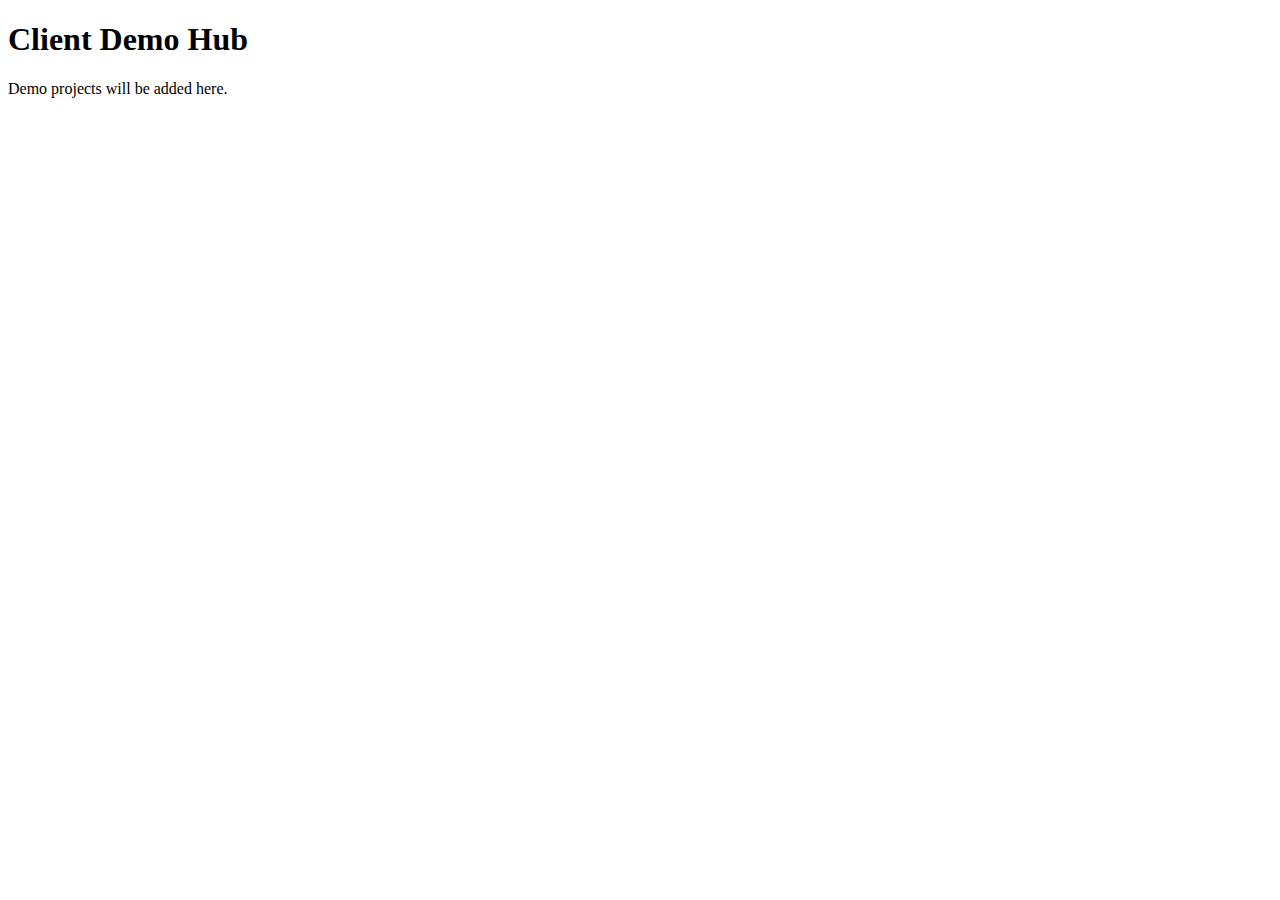
<file: index.html>
<!DOCTYPE html>
<html lang="en">
<head>
    <meta charset="UTF-8">
    <meta name="viewport" content="width=device-width, initial-scale=1.0">
    <title>Client Demos</title>
</head>
<body>
    <h1>Client Demo Hub</h1>
    <p>Demo projects will be added here.</p>
</body>
</html>
</file>
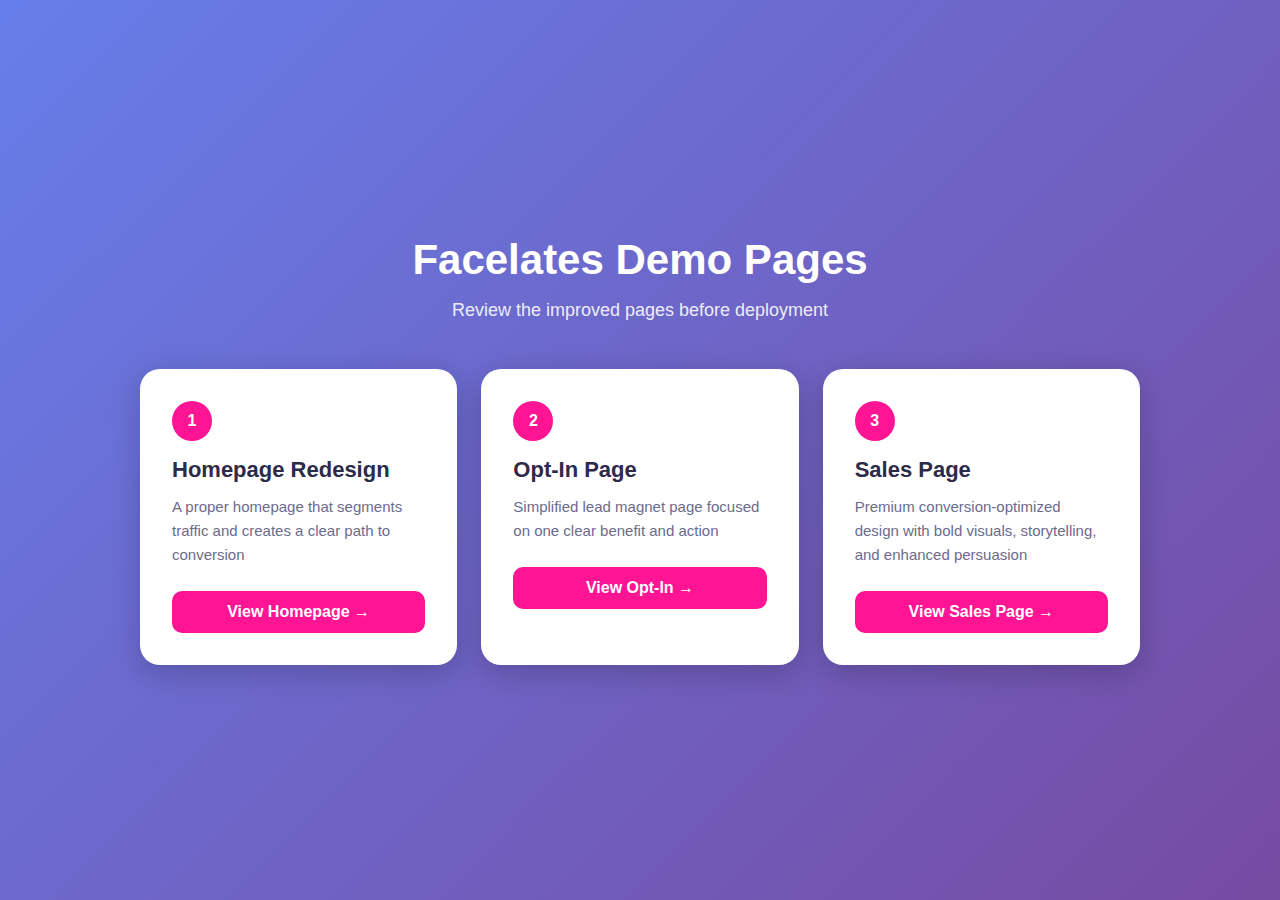
<file: facelates/index.html>
<!DOCTYPE html>
<html lang="en">
<head>
    <meta charset="UTF-8">
    <meta name="viewport" content="width=device-width, initial-scale=1.0">
    <title>Facelates Demos - Review</title>
    <style>
        * { margin: 0; padding: 0; box-sizing: border-box; }
        body {
            font-family: -apple-system, BlinkMacSystemFont, 'Segoe UI', sans-serif;
            background: linear-gradient(135deg, #667eea 0%, #764ba2 100%);
            min-height: 100vh;
            display: flex;
            align-items: center;
            justify-content: center;
            padding: 40px 20px;
        }
        .container {
            max-width: 1000px;
            width: 100%;
        }
        h1 {
            color: white;
            font-size: 42px;
            font-weight: 800;
            text-align: center;
            margin-bottom: 16px;
        }
        .subtitle {
            color: rgba(255, 255, 255, 0.9);
            font-size: 18px;
            text-align: center;
            margin-bottom: 48px;
        }
        .demos-grid {
            display: grid;
            grid-template-columns: repeat(auto-fit, minmax(250px, 1fr));
            gap: 24px;
        }
        .demo-card {
            background: white;
            padding: 32px;
            border-radius: 20px;
            box-shadow: 0 8px 30px rgba(0, 0, 0, 0.2);
            transition: transform 0.3s ease;
        }
        .demo-card:hover {
            transform: translateY(-8px);
        }
        .demo-number {
            display: inline-flex;
            background: #FF1493;
            color: white;
            width: 40px;
            height: 40px;
            border-radius: 50%;
            align-items: center;
            justify-content: center;
            font-weight: 700;
            margin-bottom: 16px;
        }
        .demo-title {
            font-size: 22px;
            font-weight: 700;
            color: #2D2A4A;
            margin-bottom: 12px;
        }
        .demo-description {
            font-size: 15px;
            color: #6B6B8C;
            line-height: 1.6;
            margin-bottom: 24px;
        }
        .demo-link {
            display: block;
            background: #FF1493;
            color: white;
            text-align: center;
            padding: 12px;
            border-radius: 10px;
            text-decoration: none;
            font-weight: 600;
            transition: background 0.3s ease;
        }
        .demo-link:hover {
            background: #E01080;
        }
        .badge {
            display: inline-block;
            background: #667eea;
            color: white;
            padding: 4px 12px;
            border-radius: 12px;
            font-size: 12px;
            font-weight: 700;
            margin-bottom: 12px;
        }
    </style>
</head>
<body>
    <div class="container">
        <h1>Facelates Demo Pages</h1>
        <p class="subtitle">Review the improved pages before deployment</p>
        
        <div class="demos-grid">
            <div class="demo-card">
                <div class="demo-number">1</div>
                <h2 class="demo-title">Homepage Redesign</h2>
                <p class="demo-description">A proper homepage that segments traffic and creates a clear path to conversion</p>
                <a href="/homepage/" class="demo-link">View Homepage →</a>
            </div>
            
            <div class="demo-card">
                <div class="demo-number">2</div>
                <h2 class="demo-title">Opt-In Page</h2>
                <p class="demo-description">Simplified lead magnet page focused on one clear benefit and action</p>
                <a href="/opt-in/" class="demo-link">View Opt-In →</a>
            </div>
            
            <div class="demo-card">
                <div class="demo-number">3</div>
                <h2 class="demo-title">Sales Page</h2>
                <p class="demo-description">Premium conversion-optimized design with bold visuals, storytelling, and enhanced persuasion</p>
                <a href="/sales-page-v2/" class="demo-link">View Sales Page →</a>
            </div>
        </div>
    </div>
</body>
</html>
</file>
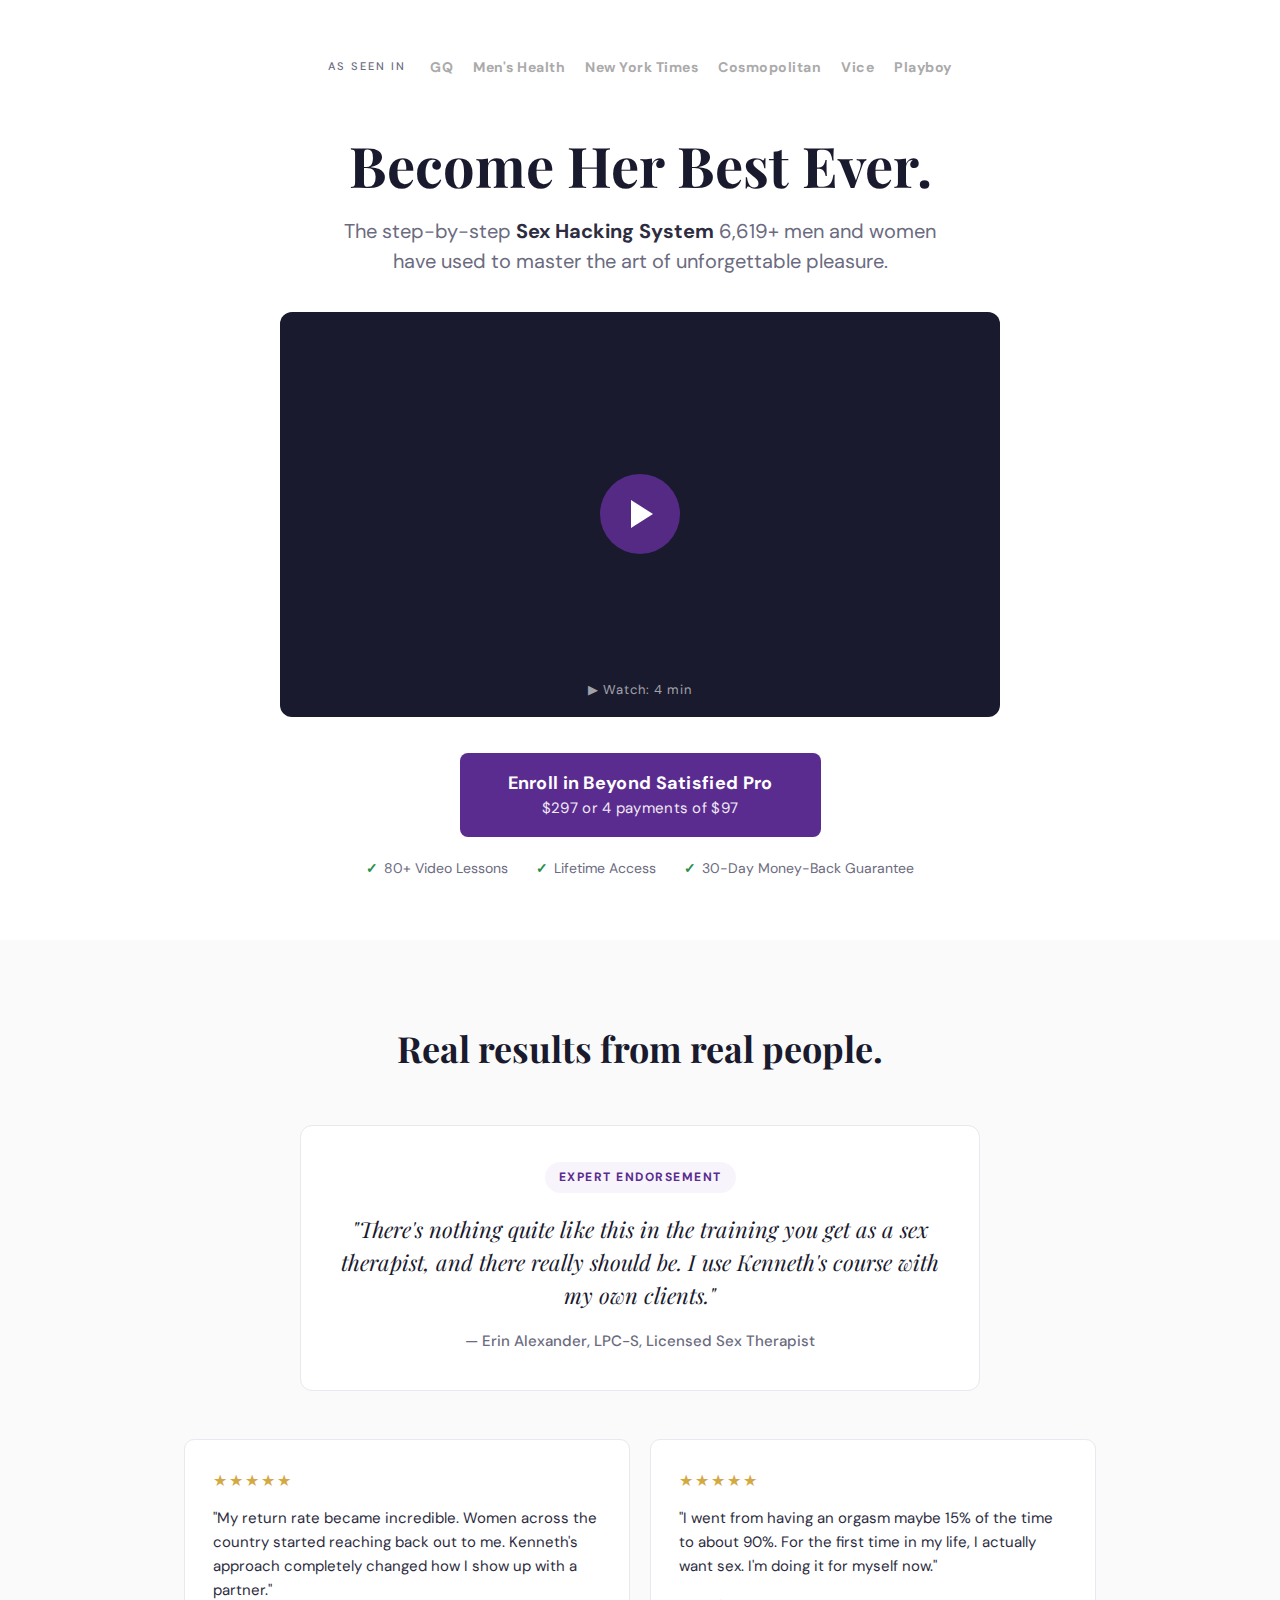
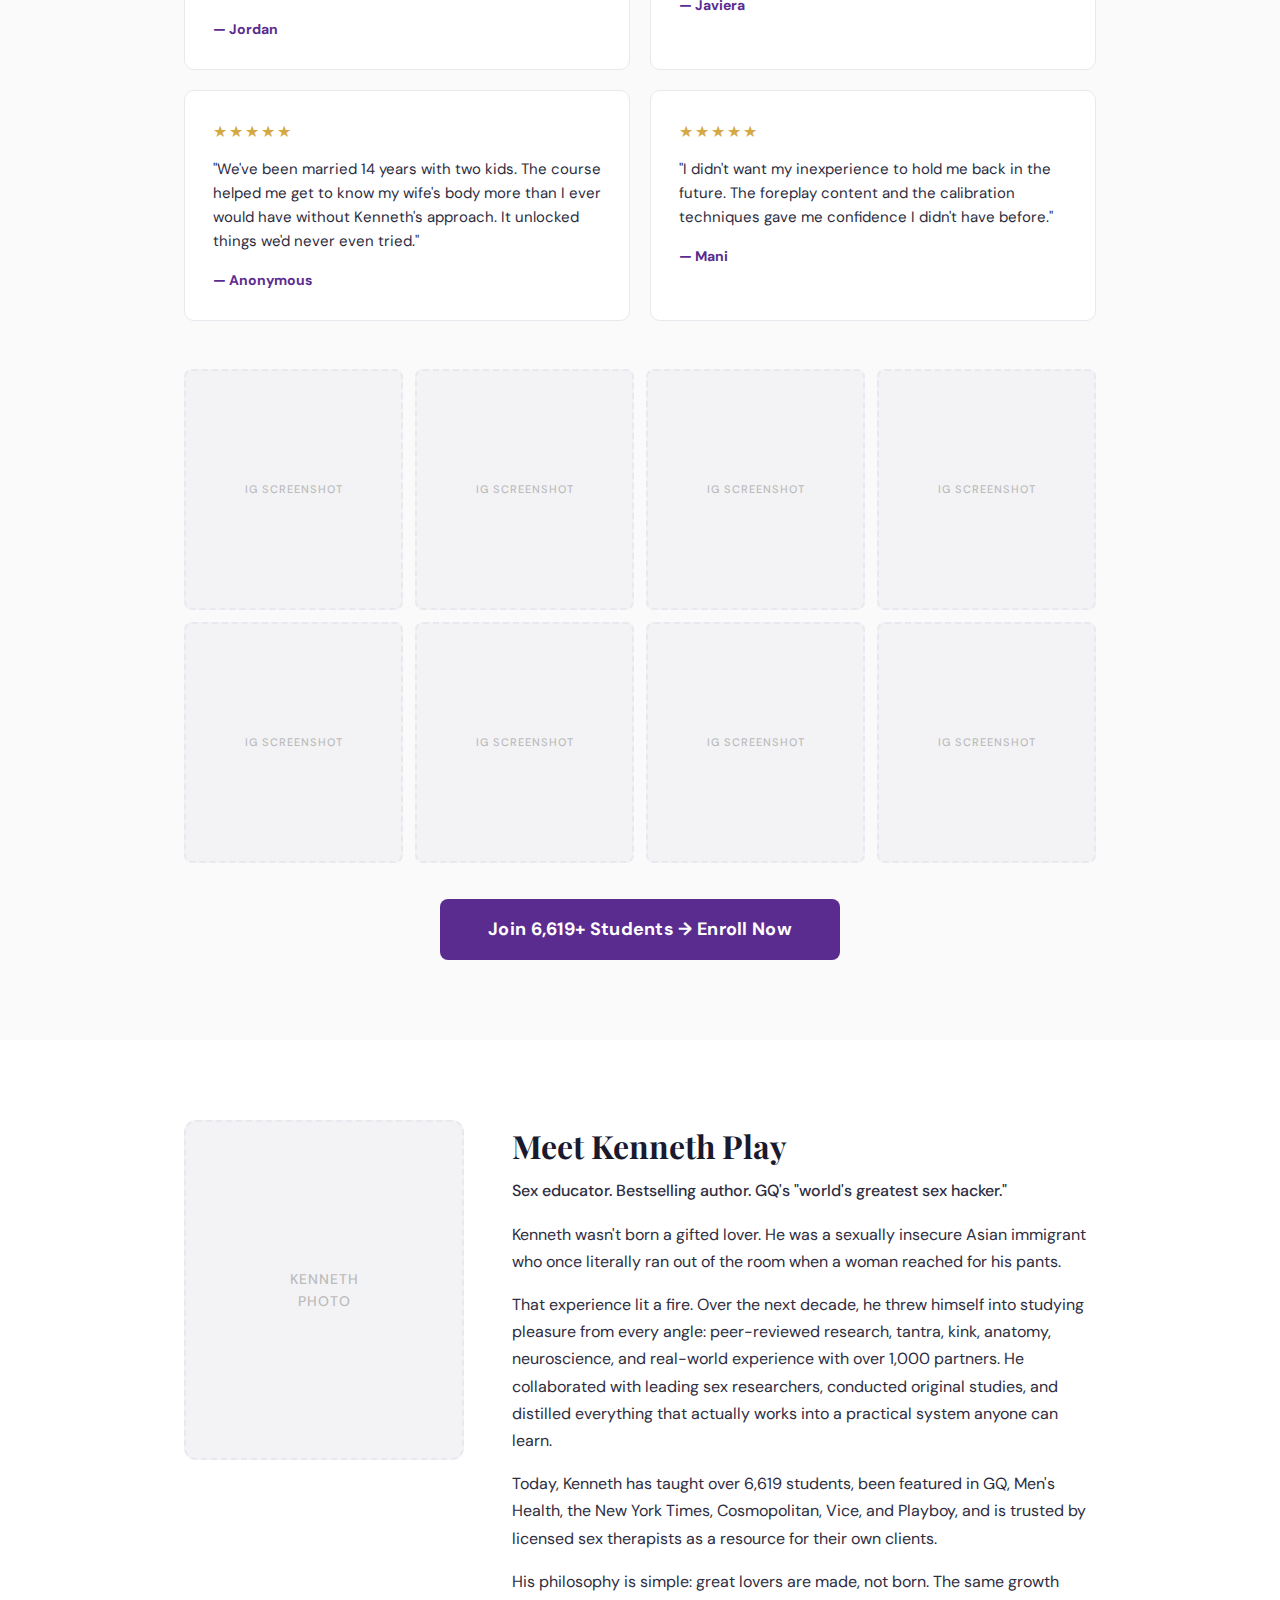
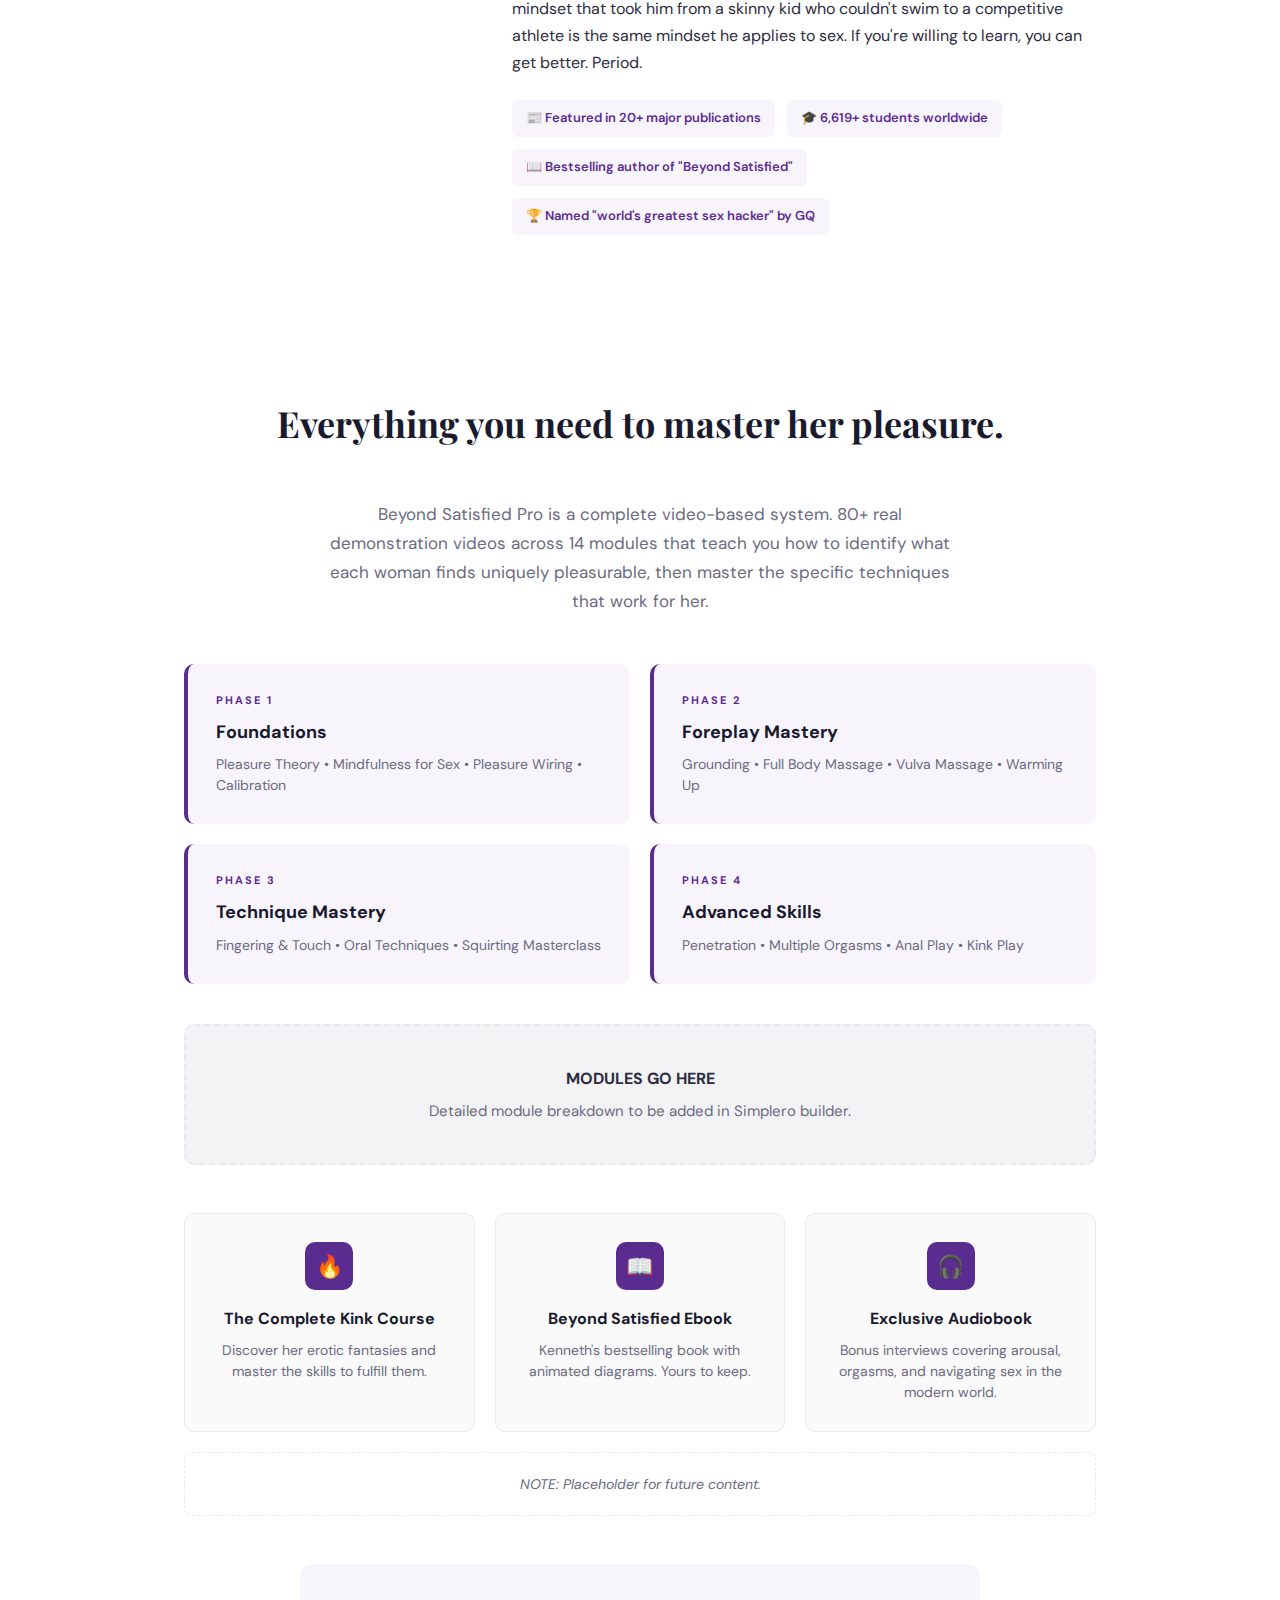
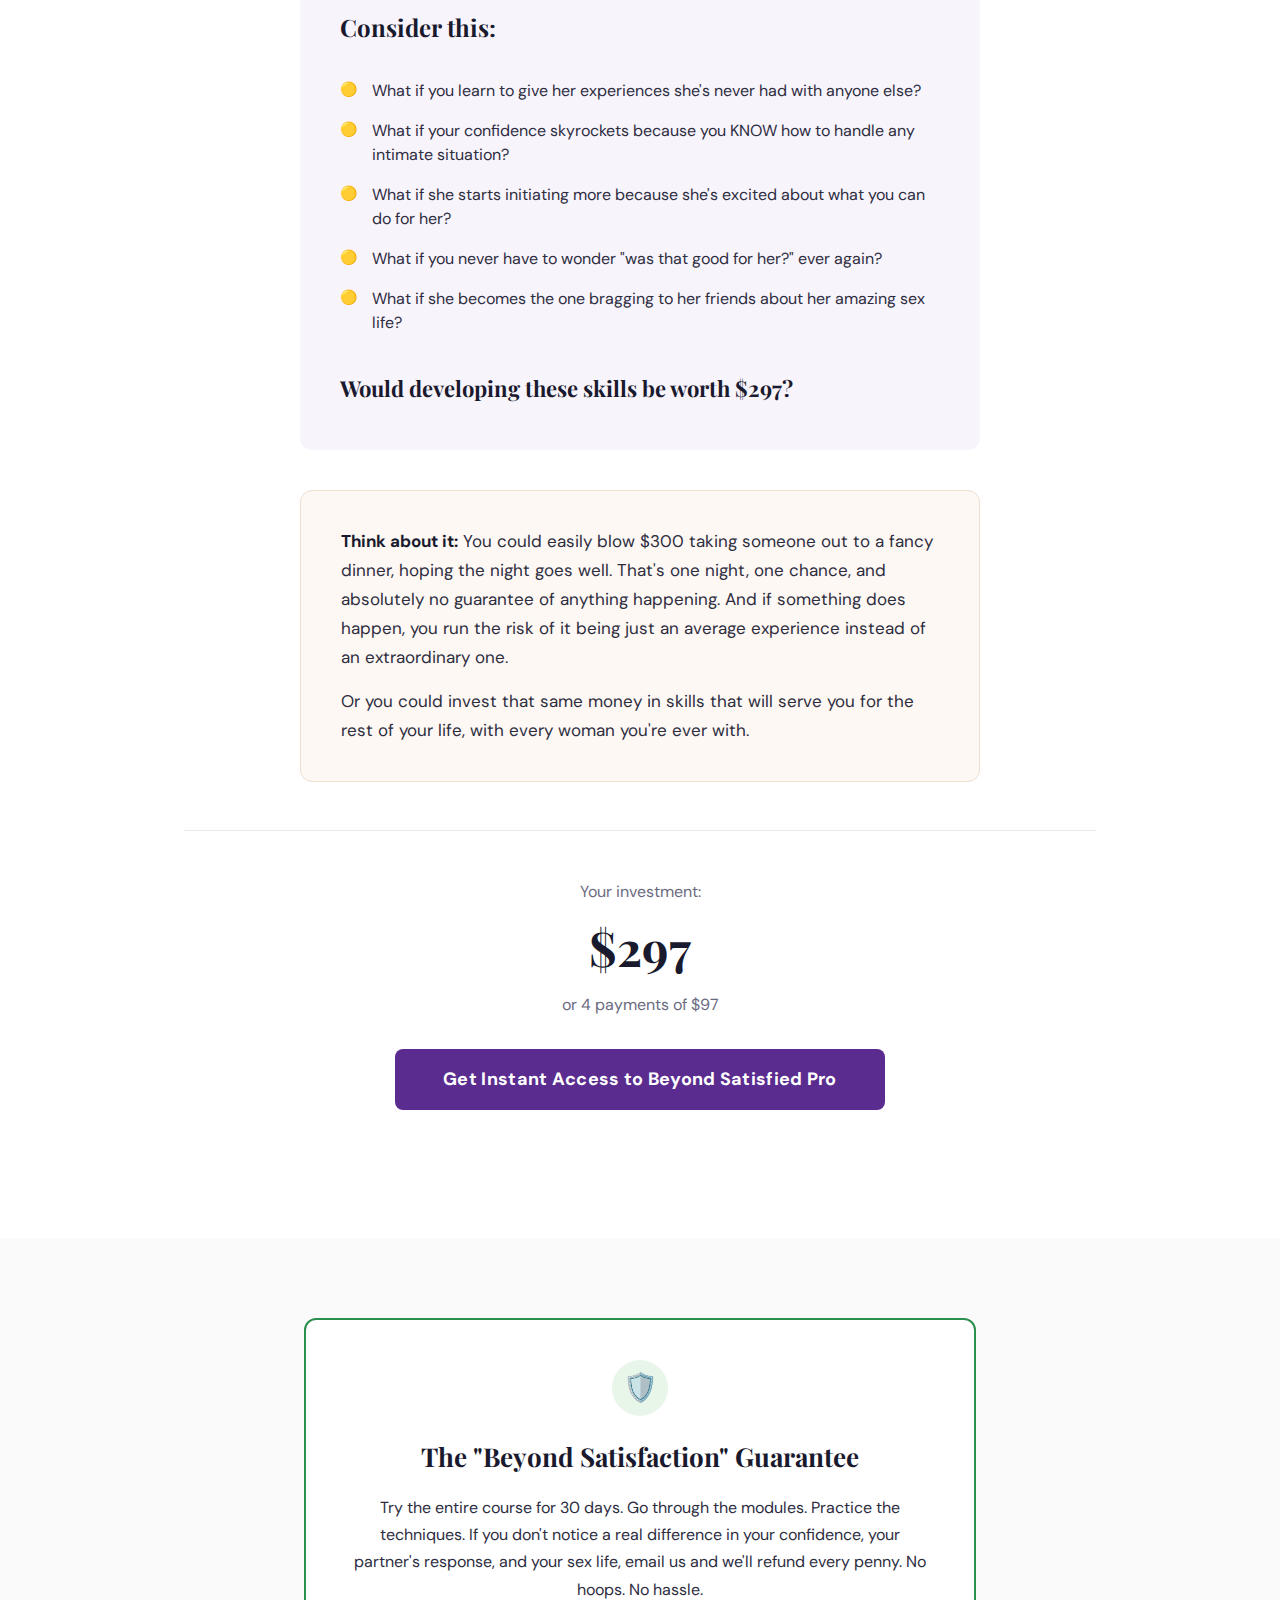
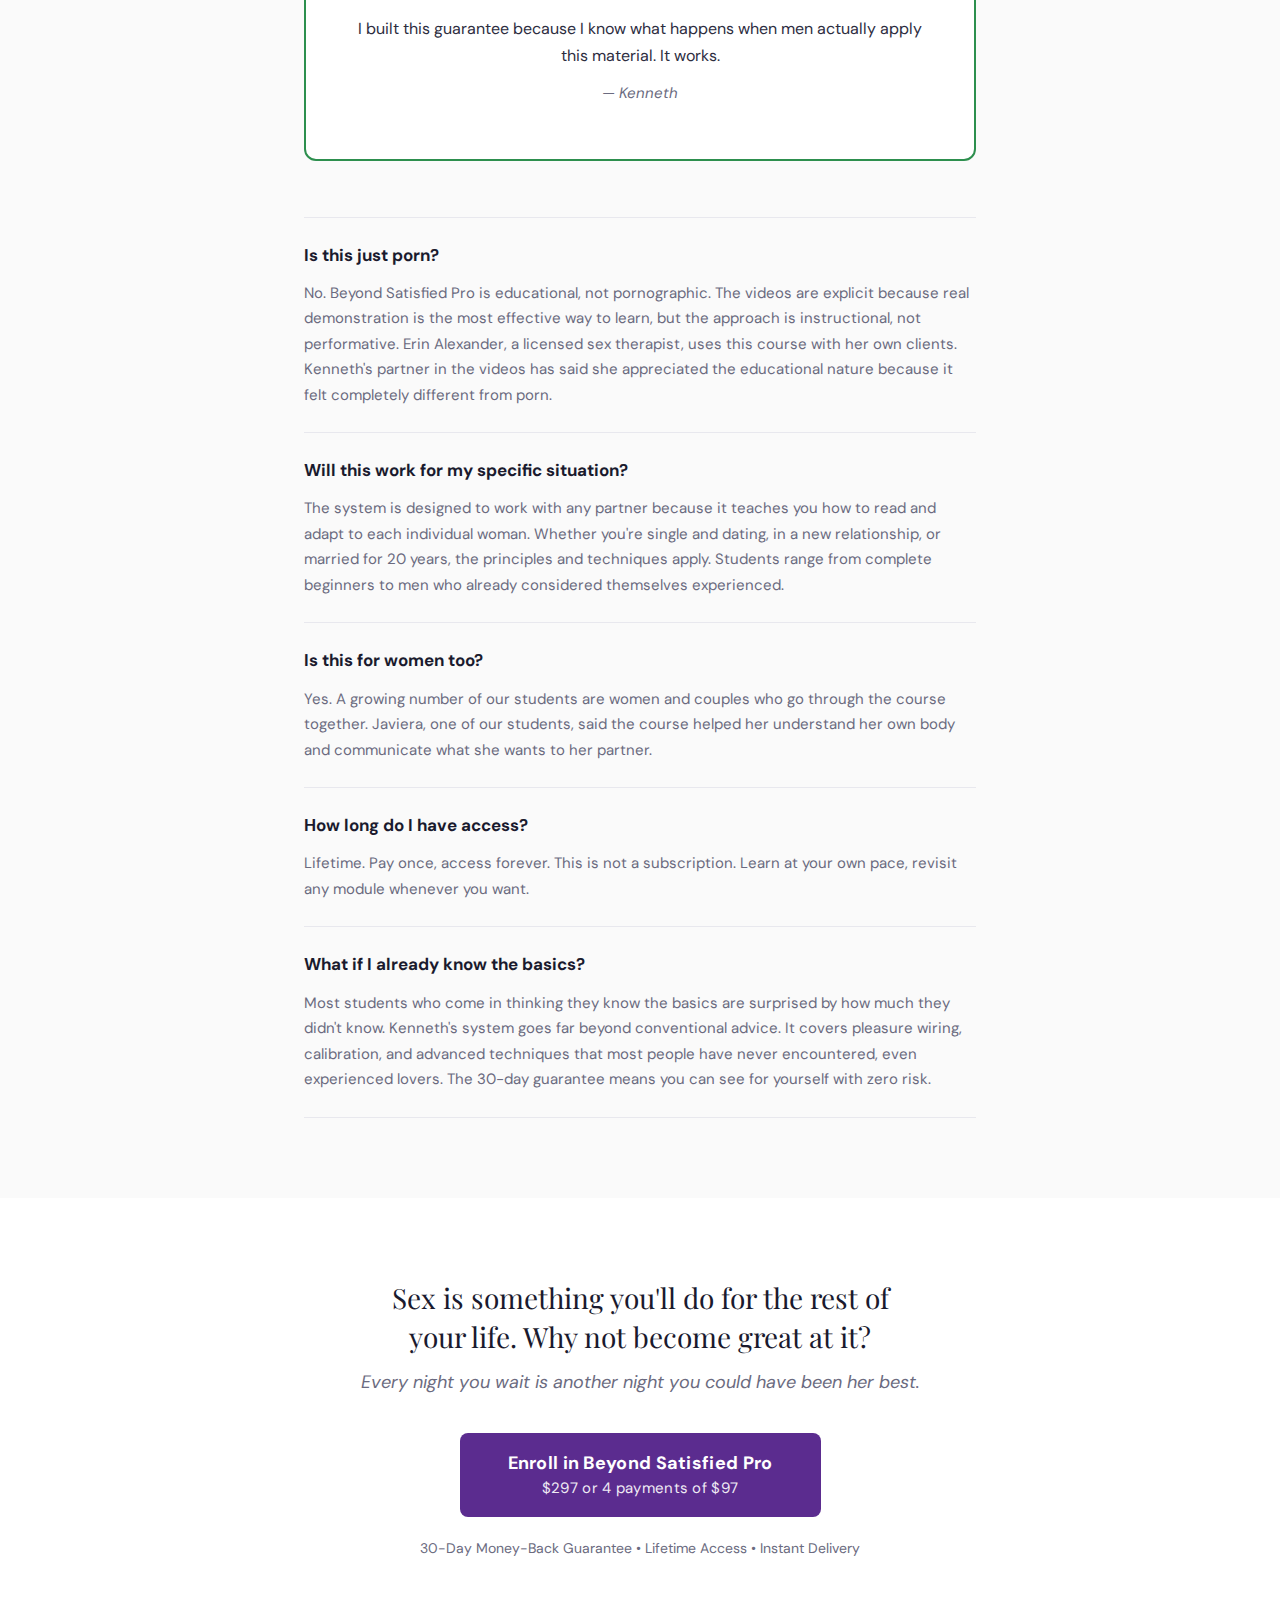
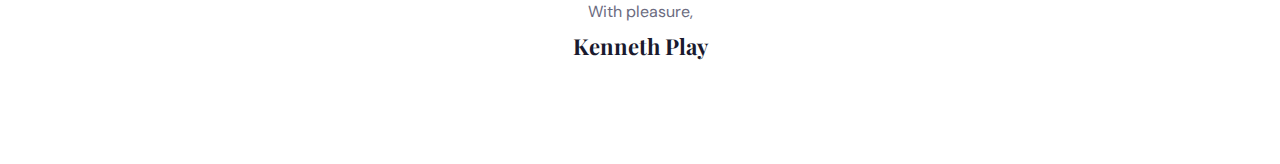
<file: kennethplay/index.html>
<!DOCTYPE html>
<html lang="en">
<head>
<meta charset="UTF-8">
<meta name="viewport" content="width=device-width, initial-scale=1.0">
<title>Beyond Satisfied Pro — Become Her Best Ever</title>
<link href="https://fonts.googleapis.com/css2?family=DM+Sans:ital,wght@0,400;0,500;0,700&family=Playfair+Display:ital,wght@0,600;0,700;1,600&display=swap" rel="stylesheet">
<style>
:root {
  --purple: #5B2C8F;
  --purple-light: #7B4DB5;
  --purple-bg: #F8F4FC;
  --dark: #1A1A2E;
  --text: #2D2D3F;
  --text-light: #6B6B80;
  --accent: #E94560;
  --white: #FFFFFF;
  --off-white: #FAFAFA;
  --light-gray: #F3F3F6;
  --border: #E8E8EE;
  --green: #2D8F4E;
  --gold: #D4A843;
  --warm-bg: #FDF8F3;
}

* { margin: 0; padding: 0; box-sizing: border-box; }

body {
  font-family: 'DM Sans', sans-serif;
  color: var(--text);
  background: var(--white);
  line-height: 1.6;
  -webkit-font-smoothing: antialiased;
}

.container { max-width: 960px; margin: 0 auto; padding: 0 24px; }
.container-narrow { max-width: 720px; margin: 0 auto; padding: 0 24px; }

/* ═══════════════════════════════════════ */
/* HERO                                    */
/* ═══════════════════════════════════════ */
.hero {
  padding: 40px 0 60px;
  text-align: center;
  background: var(--white);
}

.media-bar {
  display: flex;
  justify-content: center;
  align-items: center;
  gap: 24px;
  flex-wrap: wrap;
  margin-bottom: 40px;
  padding: 16px 0;
}

.media-bar span.label {
  font-size: 11px;
  text-transform: uppercase;
  letter-spacing: 2px;
  color: var(--text-light);
  font-weight: 500;
}

.media-bar .logos {
  display: flex;
  gap: 20px;
  align-items: center;
  flex-wrap: wrap;
  justify-content: center;
}

.media-bar .logo-text {
  font-size: 14px;
  font-weight: 700;
  color: #aaa;
  letter-spacing: 0.5px;
}

.hero h1 {
  font-family: 'Playfair Display', serif;
  font-size: 56px;
  font-weight: 700;
  color: var(--dark);
  line-height: 1.1;
  margin-bottom: 20px;
}

.hero .subheadline {
  font-size: 20px;
  color: var(--text-light);
  max-width: 620px;
  margin: 0 auto 36px;
  line-height: 1.5;
}

.hero .subheadline strong { color: var(--text); }

.vsl-container {
  max-width: 720px;
  margin: 0 auto 36px;
  aspect-ratio: 16/9;
  background: #1a1a2e;
  border-radius: 12px;
  display: flex;
  align-items: center;
  justify-content: center;
  position: relative;
  overflow: hidden;
}

.play-btn {
  width: 80px; height: 80px;
  background: rgba(91, 44, 143, 0.9);
  border-radius: 50%;
  display: flex; align-items: center; justify-content: center;
}

.play-btn::after {
  content: '';
  width: 0; height: 0;
  border-left: 22px solid white;
  border-top: 14px solid transparent;
  border-bottom: 14px solid transparent;
  margin-left: 4px;
}

.vsl-label {
  position: absolute;
  bottom: 16px; left: 50%; transform: translateX(-50%);
  color: rgba(255,255,255,0.6);
  font-size: 13px; letter-spacing: 1px;
}

.cta-btn {
  display: inline-block;
  background: var(--purple);
  color: var(--white);
  font-size: 18px; font-weight: 700;
  padding: 18px 48px;
  border-radius: 8px;
  text-decoration: none;
  letter-spacing: 0.3px;
  border: none; cursor: pointer;
  line-height: 1.4;
}

.cta-btn:hover { background: var(--purple-light); }

.cta-sub {
  font-size: 15px; font-weight: 400;
  opacity: 0.9; display: block; margin-top: 2px;
}

.trust-bar {
  margin-top: 20px;
  display: flex; justify-content: center; gap: 28px; flex-wrap: wrap;
}

.trust-bar span { font-size: 14px; color: var(--text-light); }
.trust-bar span::before { content: '✓'; color: var(--green); font-weight: 700; margin-right: 6px; }

/* ═══════════════════════════════════════ */
/* PROOF                                   */
/* ═══════════════════════════════════════ */
.proof { padding: 80px 0; background: var(--off-white); }

.section-header {
  font-family: 'Playfair Display', serif;
  font-size: 36px; font-weight: 700;
  color: var(--dark); text-align: center;
  margin-bottom: 48px;
}

.expert-card {
  background: var(--white);
  border: 1px solid var(--border);
  border-radius: 12px;
  padding: 36px 40px;
  max-width: 680px;
  margin: 0 auto 48px;
  text-align: center;
}

.expert-card .badge {
  display: inline-block;
  background: var(--purple-bg); color: var(--purple);
  font-size: 12px; font-weight: 700;
  text-transform: uppercase; letter-spacing: 1.5px;
  padding: 6px 14px; border-radius: 20px;
  margin-bottom: 20px;
}

.expert-card blockquote {
  font-family: 'Playfair Display', serif;
  font-size: 22px; font-style: italic;
  color: var(--dark); line-height: 1.5;
  margin-bottom: 16px;
}

.expert-card cite {
  font-style: normal; font-size: 15px;
  color: var(--text-light); font-weight: 500;
}

.testimonial-grid {
  display: grid;
  grid-template-columns: 1fr 1fr;
  gap: 20px; margin-bottom: 48px;
}

.testimonial-card {
  background: var(--white);
  border: 1px solid var(--border);
  border-radius: 10px; padding: 28px;
}

.testimonial-card .stars {
  color: var(--gold); font-size: 16px;
  margin-bottom: 12px; letter-spacing: 2px;
}

.testimonial-card p {
  font-size: 15px; line-height: 1.6;
  color: var(--text); margin-bottom: 14px;
}

.testimonial-card .author {
  font-size: 14px; font-weight: 700; color: var(--purple);
}

.social-screenshots {
  display: grid;
  grid-template-columns: repeat(4, 1fr);
  gap: 12px;
  margin-bottom: 36px;
}

.screenshot-placeholder {
  aspect-ratio: 1 / 1.1;
  background: var(--light-gray);
  border: 2px dashed var(--border);
  border-radius: 8px;
  position: relative;
}

.screenshot-placeholder::after {
  content: 'IG Screenshot';
  position: absolute;
  top: 50%; left: 50%;
  transform: translate(-50%, -50%);
  font-size: 11px;
  color: #bbb;
  text-transform: uppercase;
  letter-spacing: 1px;
  font-weight: 500;
  text-align: center;
}

.cta-wrap { text-align: center; }

/* ═══════════════════════════════════════ */
/* MEET KENNETH                            */
/* ═══════════════════════════════════════ */
.meet-kenneth {
  padding: 80px 0;
  background: var(--white);
}

.kenneth-layout {
  display: grid;
  grid-template-columns: 280px 1fr;
  gap: 48px;
  align-items: start;
}

.kenneth-photo .photo-placeholder {
  width: 280px;
  height: 340px;
  background: var(--light-gray);
  border: 2px dashed var(--border);
  border-radius: 12px;
  display: flex;
  align-items: center;
  justify-content: center;
  font-size: 14px;
  color: #bbb;
  text-transform: uppercase;
  letter-spacing: 1px;
  font-weight: 500;
  text-align: center;
  line-height: 1.6;
}

.kenneth-header {
  font-family: 'Playfair Display', serif;
  font-size: 32px;
  font-weight: 700;
  color: var(--dark);
  margin-bottom: 6px;
}

.kenneth-tagline {
  font-size: 16px;
  color: var(--purple);
  font-weight: 500;
  margin-bottom: 24px;
}

.kenneth-bio p {
  font-size: 16px;
  color: var(--text);
  line-height: 1.7;
  margin-bottom: 16px;
}

.kenneth-creds {
  display: flex;
  flex-wrap: wrap;
  gap: 12px;
  margin-top: 24px;
}

.kenneth-creds span {
  background: var(--purple-bg);
  color: var(--purple);
  font-size: 13px;
  font-weight: 600;
  padding: 8px 14px;
  border-radius: 6px;
}

@media (max-width: 640px) {
  .kenneth-layout {
    grid-template-columns: 1fr;
    text-align: center;
  }
  .kenneth-photo .photo-placeholder {
    width: 200px;
    height: 240px;
    margin: 0 auto;
  }
  .kenneth-creds {
    justify-content: center;
  }
}

/* ═══════════════════════════════════════ */
/* OFFER                                   */
/* ═══════════════════════════════════════ */
.offer { padding: 80px 0; background: var(--white); }

.offer-intro {
  text-align: center; max-width: 640px;
  margin: 0 auto 48px;
  font-size: 17px; color: var(--text-light); line-height: 1.7;
}

.journey {
  display: grid;
  grid-template-columns: 1fr 1fr;
  gap: 20px; margin-bottom: 40px;
}

.journey-step {
  background: var(--purple-bg);
  border-radius: 10px; padding: 28px;
  border-left: 4px solid var(--purple);
}

.journey-step .step-label {
  font-size: 11px; font-weight: 700;
  text-transform: uppercase; letter-spacing: 2px;
  color: var(--purple); margin-bottom: 8px;
}

.journey-step h4 {
  font-size: 18px; font-weight: 700;
  color: var(--dark); margin-bottom: 8px;
}

.journey-step p {
  font-size: 14px; color: var(--text-light); line-height: 1.5;
}

/* Module placeholder */
.module-placeholder {
  border: 2px dashed var(--border);
  border-radius: 10px;
  padding: 40px;
  text-align: center;
  margin-bottom: 48px;
  color: var(--text-light);
  font-size: 15px;
  background: var(--light-gray);
}

.module-placeholder strong {
  display: block;
  font-size: 16px;
  color: var(--text);
  margin-bottom: 8px;
}

/* Bonuses */
.bonuses {
  display: grid;
  grid-template-columns: 1fr 1fr 1fr;
  gap: 20px; margin-bottom: 20px;
}

.bonus-card {
  background: var(--off-white);
  border: 1px solid var(--border);
  border-radius: 10px; padding: 28px;
  text-align: center;
}

.bonus-card .bonus-icon {
  width: 48px; height: 48px;
  background: var(--purple); border-radius: 10px;
  display: flex; align-items: center; justify-content: center;
  margin: 0 auto 16px;
  font-size: 22px; color: white;
}

.bonus-card h4 {
  font-size: 16px; font-weight: 700;
  color: var(--dark); margin-bottom: 8px;
}

.bonus-card p {
  font-size: 14px; color: var(--text-light); line-height: 1.5;
}

/* Note placeholder */
.note-placeholder {
  border: 1px dashed var(--border);
  border-radius: 8px;
  padding: 20px;
  text-align: center;
  margin-bottom: 48px;
  color: var(--text-light);
  font-size: 14px;
  font-style: italic;
}

/* Future pace */
.future-pace {
  background: var(--purple-bg);
  border-radius: 12px;
  padding: 44px 40px;
  max-width: 680px;
  margin: 0 auto 40px;
}

.future-pace h3 {
  font-family: 'Playfair Display', serif;
  font-size: 24px; color: var(--dark);
  margin-bottom: 24px;
}

.future-pace ul {
  list-style: none; padding: 0; margin: 0 0 28px 0;
}

.future-pace li {
  font-size: 16px; color: var(--text);
  padding: 8px 0 8px 32px;
  position: relative; line-height: 1.5;
}

.future-pace li::before {
  content: '🟡';
  position: absolute; left: 0; top: 8px;
  font-size: 14px;
}

.future-pace .worth {
  font-family: 'Playfair Display', serif;
  font-size: 22px; font-weight: 700;
  color: var(--dark);
}

/* Price anchor */
.price-anchor-block {
  background: var(--warm-bg);
  border: 1px solid #EDE0D0;
  border-radius: 12px;
  padding: 36px 40px;
  max-width: 680px;
  margin: 0 auto 48px;
}

.price-anchor-block p {
  font-size: 17px; color: var(--text);
  line-height: 1.7; margin-bottom: 16px;
}

.price-anchor-block p:last-child { margin-bottom: 0; }

.price-anchor-block strong { color: var(--dark); }

/* Price block */
.price-block {
  text-align: center; padding: 48px 0;
  border-top: 1px solid var(--border);
}

.price-main {
  font-family: 'Playfair Display', serif;
  font-size: 48px; font-weight: 700;
  color: var(--dark); margin-bottom: 6px;
}

.price-label {
  font-size: 16px; color: var(--text-light);
  margin-bottom: 4px;
}

.price-plan {
  font-size: 16px; color: var(--text-light);
  margin-bottom: 32px;
}

/* ═══════════════════════════════════════ */
/* GUARANTEE + FAQ                         */
/* ═══════════════════════════════════════ */
.guarantee-faq { padding: 80px 0; background: var(--off-white); }

.guarantee-block {
  background: var(--white);
  border: 2px solid var(--green);
  border-radius: 12px;
  padding: 40px;
  max-width: 680px;
  margin: 0 auto 56px;
  text-align: center;
}

.guarantee-block .shield {
  width: 56px; height: 56px;
  background: #E8F5E9; border-radius: 50%;
  display: flex; align-items: center; justify-content: center;
  margin: 0 auto 20px; font-size: 28px;
}

.guarantee-block h3 {
  font-family: 'Playfair Display', serif;
  font-size: 26px; color: var(--dark);
  margin-bottom: 16px;
}

.guarantee-block p {
  font-size: 16px; color: var(--text);
  line-height: 1.7; margin-bottom: 12px;
}

.guarantee-block .sig {
  font-size: 15px; color: var(--text-light); font-style: italic;
}

.faq-list { max-width: 680px; margin: 0 auto; }

.faq-item {
  border-bottom: 1px solid var(--border);
  padding: 24px 0;
}

.faq-item:first-child { border-top: 1px solid var(--border); }

.faq-q {
  font-size: 17px; font-weight: 700;
  color: var(--dark); margin-bottom: 12px;
}

.faq-a {
  font-size: 15px; color: var(--text-light); line-height: 1.7;
}

/* ═══════════════════════════════════════ */
/* FINAL CTA                               */
/* ═══════════════════════════════════════ */
.final-cta {
  padding: 80px 0 100px;
  text-align: center;
  background: var(--white);
}

.final-cta .closing-line {
  font-family: 'Playfair Display', serif;
  font-size: 28px; color: var(--dark);
  max-width: 520px; margin: 0 auto 12px;
  line-height: 1.4;
}

.final-cta .closing-sub {
  font-size: 18px; color: var(--text-light);
  margin-bottom: 36px; font-style: italic;
}

.final-cta .trust-final {
  margin-top: 20px; font-size: 14px; color: var(--text-light);
}

.final-cta .signature {
  margin-top: 40px; font-size: 16px; color: var(--text-light);
}

.final-cta .signature strong {
  display: block;
  font-family: 'Playfair Display', serif;
  font-size: 22px; color: var(--dark); margin-top: 4px;
}

/* ═══════════════════════════════════════ */
/* RESPONSIVE                              */
/* ═══════════════════════════════════════ */
@media (max-width: 640px) {
  .hero h1 { font-size: 38px; }
  .section-header { font-size: 28px; }
  .testimonial-grid { grid-template-columns: 1fr; }
  .journey { grid-template-columns: 1fr; }
  .bonuses { grid-template-columns: 1fr; }
  .social-screenshots { grid-template-columns: repeat(2, 1fr); }
  .future-pace { padding: 32px 24px; }
  .price-anchor-block { padding: 28px 24px; }
  .expert-card { padding: 28px 24px; }
  .guarantee-block { padding: 32px 24px; }
  .cta-btn { display: block; text-align: center; padding: 18px 24px; }
}
</style>
</head>
<body>

<!-- ═══════════════════════════════════════ -->
<!-- SECTION 1: HERO                        -->
<!-- ═══════════════════════════════════════ -->
<section class="hero">
  <div class="container">

    <div class="media-bar">
      <span class="label">As seen in</span>
      <div class="logos">
        <span class="logo-text">GQ</span>
        <span class="logo-text">Men's Health</span>
        <span class="logo-text">New York Times</span>
        <span class="logo-text">Cosmopolitan</span>
        <span class="logo-text">Vice</span>
        <span class="logo-text">Playboy</span>
      </div>
    </div>

    <h1>Become Her Best Ever.</h1>
    <p class="subheadline">The step-by-step <strong>Sex Hacking System</strong> 6,619+ men and women have used to master the art of unforgettable pleasure.</p>

    <div class="vsl-container">
      <div class="play-btn"></div>
      <span class="vsl-label">▶ Watch: 4 min</span>
    </div>

    <a href="#" class="cta-btn">
      Enroll in Beyond Satisfied Pro
      <span class="cta-sub">$297 or 4 payments of $97</span>
    </a>

    <div class="trust-bar">
      <span>80+ Video Lessons</span>
      <span>Lifetime Access</span>
      <span>30-Day Money-Back Guarantee</span>
    </div>

  </div>
</section>


<!-- ═══════════════════════════════════════ -->
<!-- SECTION 2: PROOF STACK                 -->
<!-- ═══════════════════════════════════════ -->
<section class="proof">
  <div class="container">

    <h2 class="section-header">Real results from real people.</h2>

    <div class="expert-card">
      <div class="badge">Expert Endorsement</div>
      <blockquote>"There's nothing quite like this in the training you get as a sex therapist, and there really should be. I use Kenneth's course with my own clients."</blockquote>
      <cite>— Erin Alexander, LPC-S, Licensed Sex Therapist</cite>
    </div>

    <div class="testimonial-grid">
      <div class="testimonial-card">
        <div class="stars">★★★★★</div>
        <p>"My return rate became incredible. Women across the country started reaching back out to me. Kenneth's approach completely changed how I show up with a partner."</p>
        <span class="author">— Jordan</span>
      </div>
      <div class="testimonial-card">
        <div class="stars">★★★★★</div>
        <p>"I went from having an orgasm maybe 15% of the time to about 90%. For the first time in my life, I actually want sex. I'm doing it for myself now."</p>
        <span class="author">— Javiera</span>
      </div>
      <div class="testimonial-card">
        <div class="stars">★★★★★</div>
        <p>"We've been married 14 years with two kids. The course helped me get to know my wife's body more than I ever would have without Kenneth's approach. It unlocked things we'd never even tried."</p>
        <span class="author">— Anonymous</span>
      </div>
      <div class="testimonial-card">
        <div class="stars">★★★★★</div>
        <p>"I didn't want my inexperience to hold me back in the future. The foreplay content and the calibration techniques gave me confidence I didn't have before."</p>
        <span class="author">— Mani</span>
      </div>
    </div>

    <!-- Social proof screenshots -->
    <div class="social-screenshots">
      <div class="screenshot-placeholder"></div>
      <div class="screenshot-placeholder"></div>
      <div class="screenshot-placeholder"></div>
      <div class="screenshot-placeholder"></div>
      <div class="screenshot-placeholder"></div>
      <div class="screenshot-placeholder"></div>
      <div class="screenshot-placeholder"></div>
      <div class="screenshot-placeholder"></div>
    </div>

    <div class="cta-wrap">
      <a href="#" class="cta-btn">Join 6,619+ Students → Enroll Now</a>
    </div>

  </div>
</section>


<!-- ═══════════════════════════════════════ -->
<!-- MEET KENNETH                           -->
<!-- ═══════════════════════════════════════ -->
<section class="meet-kenneth">
  <div class="container">
    <div class="kenneth-layout">

      <div class="kenneth-photo">
        <div class="photo-placeholder">Kenneth<br>Photo</div>
      </div>

      <div class="kenneth-bio">
        <h2 class="kenneth-header">Meet Kenneth Play</h2>
        <p class="kenneth-tagline">Sex educator. Bestselling author. GQ's "world's greatest sex hacker."</p>

        <p>Kenneth wasn't born a gifted lover. He was a sexually insecure Asian immigrant who once literally ran out of the room when a woman reached for his pants.</p>

        <p>That experience lit a fire. Over the next decade, he threw himself into studying pleasure from every angle: peer-reviewed research, tantra, kink, anatomy, neuroscience, and real-world experience with over 1,000 partners. He collaborated with leading sex researchers, conducted original studies, and distilled everything that actually works into a practical system anyone can learn.</p>

        <p>Today, Kenneth has taught over 6,619 students, been featured in GQ, Men's Health, the New York Times, Cosmopolitan, Vice, and Playboy, and is trusted by licensed sex therapists as a resource for their own clients.</p>

        <p>His philosophy is simple: great lovers are made, not born. The same growth mindset that took him from a skinny kid who couldn't swim to a competitive athlete is the same mindset he applies to sex. If you're willing to learn, you can get better. Period.</p>

        <div class="kenneth-creds">
          <span>📰 Featured in 20+ major publications</span>
          <span>🎓 6,619+ students worldwide</span>
          <span>📖 Bestselling author of "Beyond Satisfied"</span>
          <span>🏆 Named "world's greatest sex hacker" by GQ</span>
        </div>
      </div>

    </div>
  </div>
</section>


<!-- ═══════════════════════════════════════ -->
<!-- SECTION 3: WHAT YOU GET                -->
<!-- ═══════════════════════════════════════ -->
<section class="offer">
  <div class="container">

    <h2 class="section-header">Everything you need to master her pleasure.</h2>
    <p class="offer-intro">Beyond Satisfied Pro is a complete video-based system. 80+ real demonstration videos across 14 modules that teach you how to identify what each woman finds uniquely pleasurable, then master the specific techniques that work for her.</p>

    <!-- Course Journey Phases -->
    <div class="journey">
      <div class="journey-step">
        <div class="step-label">Phase 1</div>
        <h4>Foundations</h4>
        <p>Pleasure Theory • Mindfulness for Sex • Pleasure Wiring • Calibration</p>
      </div>
      <div class="journey-step">
        <div class="step-label">Phase 2</div>
        <h4>Foreplay Mastery</h4>
        <p>Grounding • Full Body Massage • Vulva Massage • Warming Up</p>
      </div>
      <div class="journey-step">
        <div class="step-label">Phase 3</div>
        <h4>Technique Mastery</h4>
        <p>Fingering & Touch • Oral Techniques • Squirting Masterclass</p>
      </div>
      <div class="journey-step">
        <div class="step-label">Phase 4</div>
        <h4>Advanced Skills</h4>
        <p>Penetration • Multiple Orgasms • Anal Play • Kink Play</p>
      </div>
    </div>

    <!-- Module placeholder -->
    <div class="module-placeholder">
      <strong>MODULES GO HERE</strong>
      Detailed module breakdown to be added in Simplero builder.
    </div>

    <!-- Bonuses -->
    <div class="bonuses">
      <div class="bonus-card">
        <div class="bonus-icon">🔥</div>
        <h4>The Complete Kink Course</h4>
        <p>Discover her erotic fantasies and master the skills to fulfill them.</p>
      </div>
      <div class="bonus-card">
        <div class="bonus-icon">📖</div>
        <h4>Beyond Satisfied Ebook</h4>
        <p>Kenneth's bestselling book with animated diagrams. Yours to keep.</p>
      </div>
      <div class="bonus-card">
        <div class="bonus-icon">🎧</div>
        <h4>Exclusive Audiobook</h4>
        <p>Bonus interviews covering arousal, orgasms, and navigating sex in the modern world.</p>
      </div>
    </div>

    <!-- Note placeholder -->
    <div class="note-placeholder">
      NOTE: Placeholder for future content.
    </div>

    <!-- Future Pace -->
    <div class="future-pace">
      <h3>Consider this:</h3>
      <ul>
        <li>What if you learn to give her experiences she's never had with anyone else?</li>
        <li>What if your confidence skyrockets because you KNOW how to handle any intimate situation?</li>
        <li>What if she starts initiating more because she's excited about what you can do for her?</li>
        <li>What if you never have to wonder "was that good for her?" ever again?</li>
        <li>What if she becomes the one bragging to her friends about her amazing sex life?</li>
      </ul>
      <p class="worth">Would developing these skills be worth $297?</p>
    </div>

    <!-- Price Anchor -->
    <div class="price-anchor-block">
      <p><strong>Think about it:</strong> You could easily blow $300 taking someone out to a fancy dinner, hoping the night goes well. That's one night, one chance, and absolutely no guarantee of anything happening. And if something does happen, you run the risk of it being just an average experience instead of an extraordinary one.</p>
      <p>Or you could invest that same money in skills that will serve you for the rest of your life, with every woman you're ever with.</p>
    </div>

    <!-- Price -->
    <div class="price-block">
      <p class="price-label">Your investment:</p>
      <p class="price-main">$297</p>
      <p class="price-plan">or 4 payments of $97</p>
      <a href="#" class="cta-btn">Get Instant Access to Beyond Satisfied Pro</a>
    </div>

  </div>
</section>


<!-- ═══════════════════════════════════════ -->
<!-- SECTION 4: GUARANTEE + FAQ             -->
<!-- ═══════════════════════════════════════ -->
<section class="guarantee-faq">
  <div class="container-narrow">

    <div class="guarantee-block">
      <div class="shield">🛡️</div>
      <h3>The "Beyond Satisfaction" Guarantee</h3>
      <p>Try the entire course for 30 days. Go through the modules. Practice the techniques. If you don't notice a real difference in your confidence, your partner's response, and your sex life, email us and we'll refund every penny. No hoops. No hassle.</p>
      <p>I built this guarantee because I know what happens when men actually apply this material. It works.</p>
      <p class="sig">— Kenneth</p>
    </div>

    <div class="faq-list">
      <div class="faq-item">
        <div class="faq-q">Is this just porn?</div>
        <div class="faq-a">No. Beyond Satisfied Pro is educational, not pornographic. The videos are explicit because real demonstration is the most effective way to learn, but the approach is instructional, not performative. Erin Alexander, a licensed sex therapist, uses this course with her own clients. Kenneth's partner in the videos has said she appreciated the educational nature because it felt completely different from porn.</div>
      </div>
      <div class="faq-item">
        <div class="faq-q">Will this work for my specific situation?</div>
        <div class="faq-a">The system is designed to work with any partner because it teaches you how to read and adapt to each individual woman. Whether you're single and dating, in a new relationship, or married for 20 years, the principles and techniques apply. Students range from complete beginners to men who already considered themselves experienced.</div>
      </div>
      <div class="faq-item">
        <div class="faq-q">Is this for women too?</div>
        <div class="faq-a">Yes. A growing number of our students are women and couples who go through the course together. Javiera, one of our students, said the course helped her understand her own body and communicate what she wants to her partner.</div>
      </div>
      <div class="faq-item">
        <div class="faq-q">How long do I have access?</div>
        <div class="faq-a">Lifetime. Pay once, access forever. This is not a subscription. Learn at your own pace, revisit any module whenever you want.</div>
      </div>
      <div class="faq-item">
        <div class="faq-q">What if I already know the basics?</div>
        <div class="faq-a">Most students who come in thinking they know the basics are surprised by how much they didn't know. Kenneth's system goes far beyond conventional advice. It covers pleasure wiring, calibration, and advanced techniques that most people have never encountered, even experienced lovers. The 30-day guarantee means you can see for yourself with zero risk.</div>
      </div>
    </div>

  </div>
</section>


<!-- ═══════════════════════════════════════ -->
<!-- SECTION 5: FINAL CTA                  -->
<!-- ═══════════════════════════════════════ -->
<section class="final-cta">
  <div class="container-narrow">

    <p class="closing-line">Sex is something you'll do for the rest of your life. Why not become great at it?</p>
    <p class="closing-sub">Every night you wait is another night you could have been her best.</p>

    <a href="#" class="cta-btn">
      Enroll in Beyond Satisfied Pro
      <span class="cta-sub">$297 or 4 payments of $97</span>
    </a>

    <p class="trust-final">30-Day Money-Back Guarantee • Lifetime Access • Instant Delivery</p>

    <div class="signature">
      With pleasure,
      <strong>Kenneth Play</strong>
    </div>

  </div>
</section>

</body>
</html>
</file>
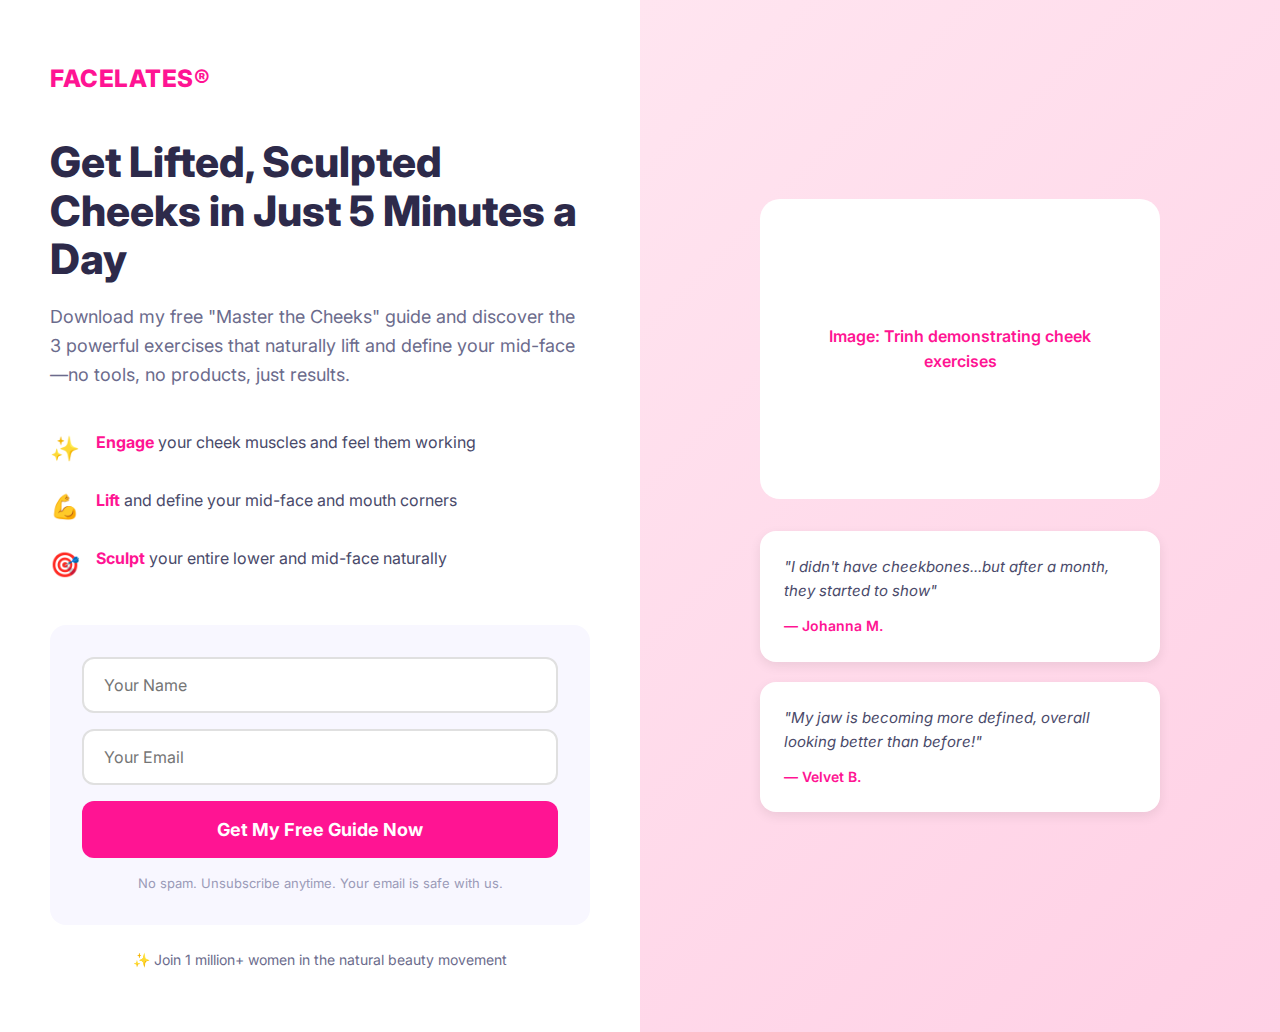
<file: facelates/opt-in/index.html>
<!DOCTYPE html>
<html lang="en">
<head>
    <meta charset="UTF-8">
    <meta name="viewport" content="width=device-width, initial-scale=1.0">
    <title>Master the Cheeks - Free Face Training Guide | Facelates®</title>
    <link rel="stylesheet" href="style.css">
    <link rel="preconnect" href="https://fonts.googleapis.com">
    <link rel="preconnect" href="https://fonts.gstatic.com" crossorigin>
    <link href="https://fonts.googleapis.com/css2?family=Inter:wght@400;500;600;700;800&display=swap" rel="stylesheet">
</head>
<body>
    <div class="page-wrapper">
        <!-- Main Content -->
        <div class="main-content">
            <div class="content-container">
                <!-- Logo -->
                <div class="logo">FACELATES®</div>

                <!-- Headline -->
                <h1 class="headline">Get Lifted, Sculpted Cheeks in Just 5 Minutes a Day</h1>
                
                <!-- Subheadline -->
                <p class="subheadline">Download my free "Master the Cheeks" guide and discover the 3 powerful exercises that naturally lift and define your mid-face—no tools, no products, just results.</p>

                <!-- Benefits -->
                <div class="benefits">
                    <div class="benefit">
                        <div class="benefit-icon">✨</div>
                        <div class="benefit-text">
                            <strong>Engage</strong> your cheek muscles and feel them working
                        </div>
                    </div>
                    <div class="benefit">
                        <div class="benefit-icon">💪</div>
                        <div class="benefit-text">
                            <strong>Lift</strong> and define your mid-face and mouth corners
                        </div>
                    </div>
                    <div class="benefit">
                        <div class="benefit-icon">🎯</div>
                        <div class="benefit-text">
                            <strong>Sculpt</strong> your entire lower and mid-face naturally
                        </div>
                    </div>
                </div>

                <!-- Form -->
                <form class="opt-in-form">
                    <input type="text" placeholder="Your Name" class="form-input" required>
                    <input type="email" placeholder="Your Email" class="form-input" required>
                    <button type="submit" class="form-button">Get My Free Guide Now</button>
                    <p class="form-disclaimer">No spam. Unsubscribe anytime. Your email is safe with us.</p>
                </form>

                <!-- Trust Indicators -->
                <div class="trust">
                    <p class="trust-text">✨ Join 1 million+ women in the natural beauty movement</p>
                </div>
            </div>
        </div>

        <!-- Sidebar -->
        <div class="sidebar">
            <div class="sidebar-content">
                <div class="sidebar-image-placeholder">
                    <p>Image: Trinh demonstrating cheek exercises</p>
                </div>
                
                <div class="testimonial-box">
                    <p class="testimonial-quote">"I didn't have cheekbones...but after a month, they started to show"</p>
                    <p class="testimonial-author">— Johanna M.</p>
                </div>

                <div class="testimonial-box">
                    <p class="testimonial-quote">"My jaw is becoming more defined, overall looking better than before!"</p>
                    <p class="testimonial-author">— Velvet B.</p>
                </div>
            </div>
        </div>
    </div>
</body>
</html>
</file>
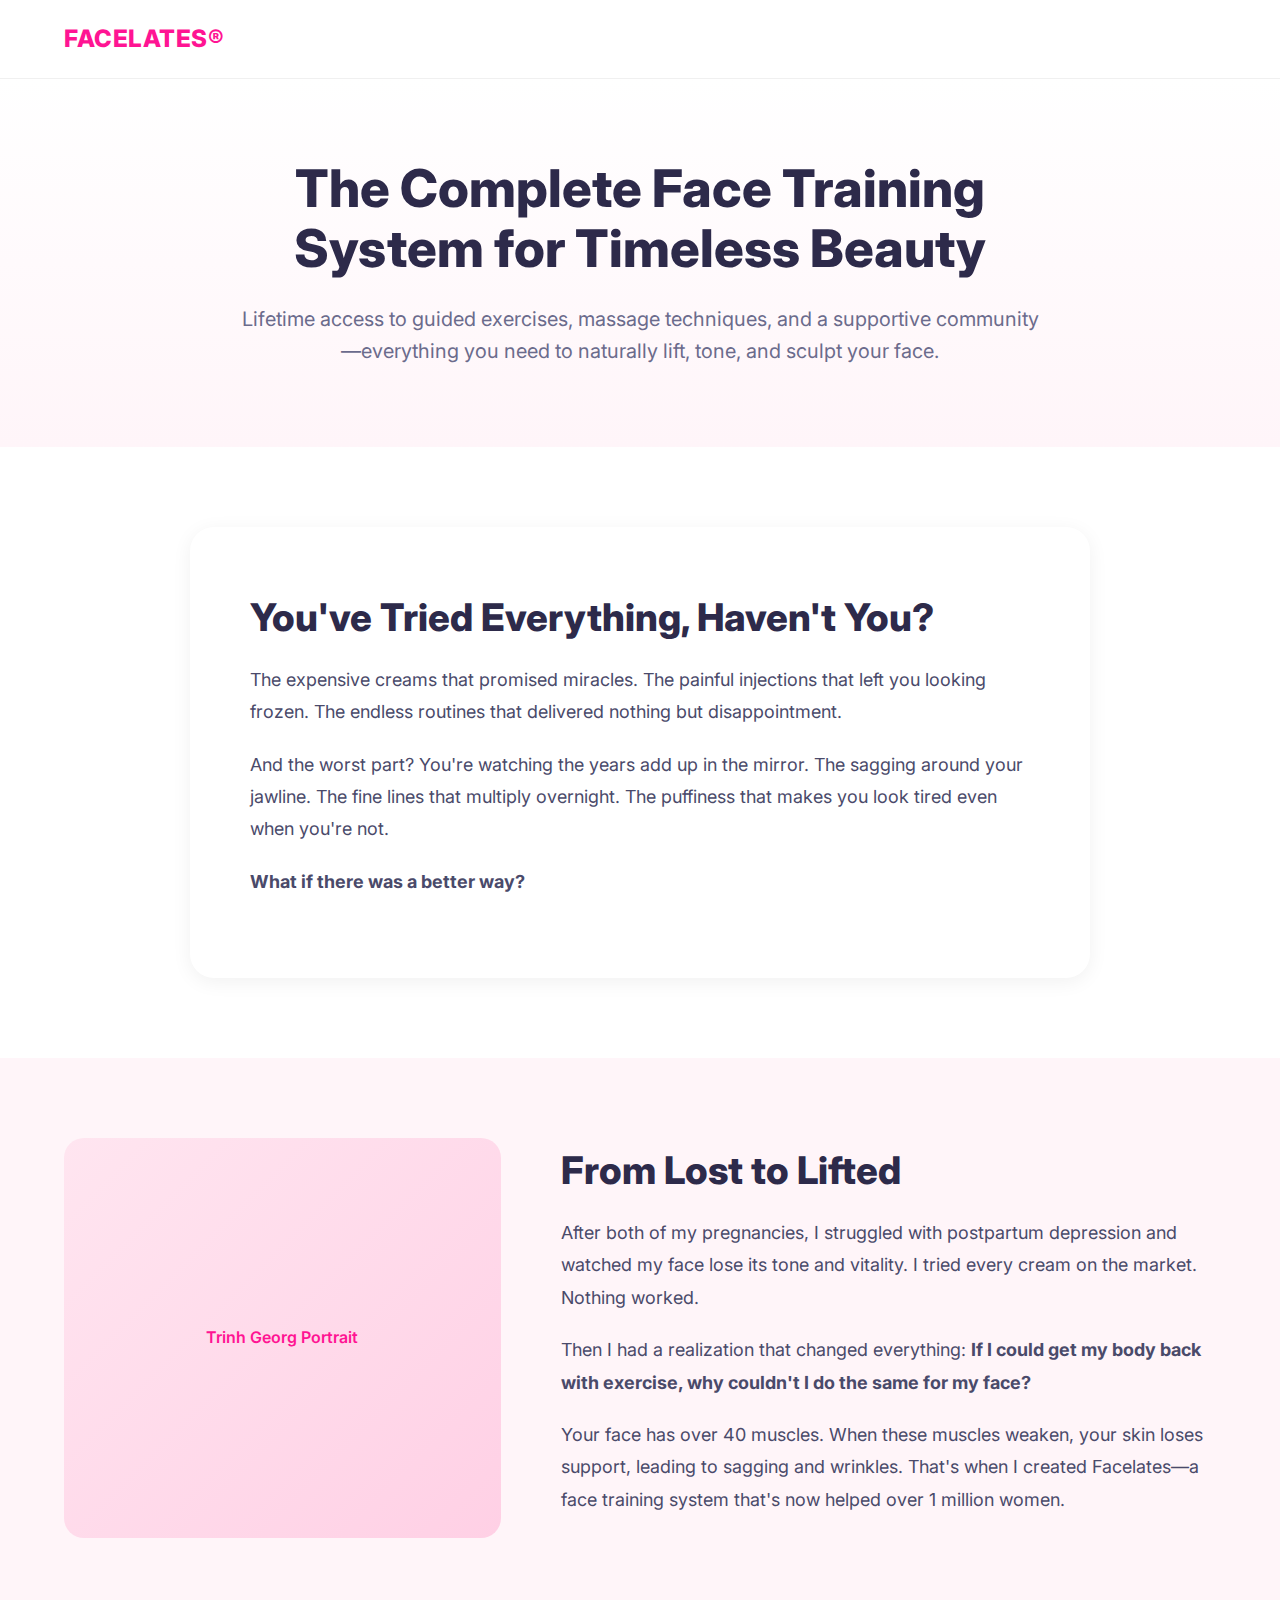
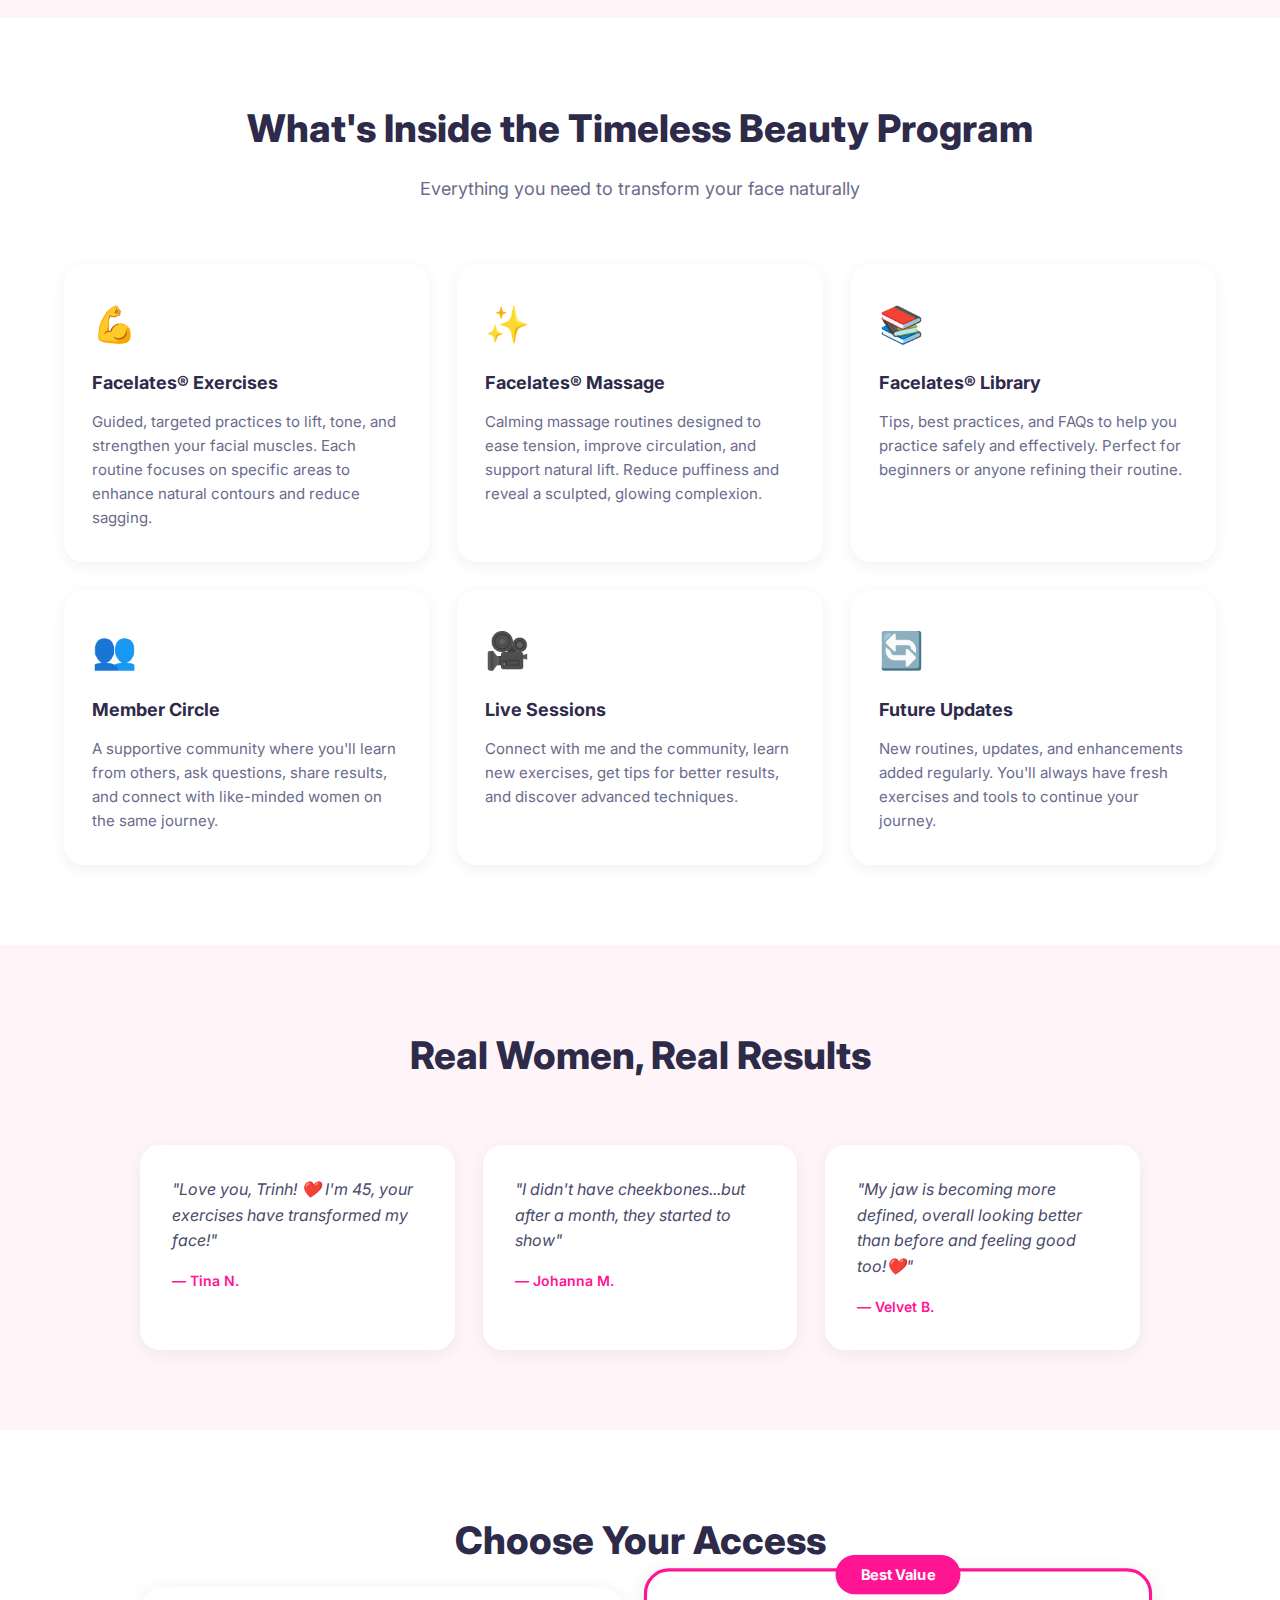
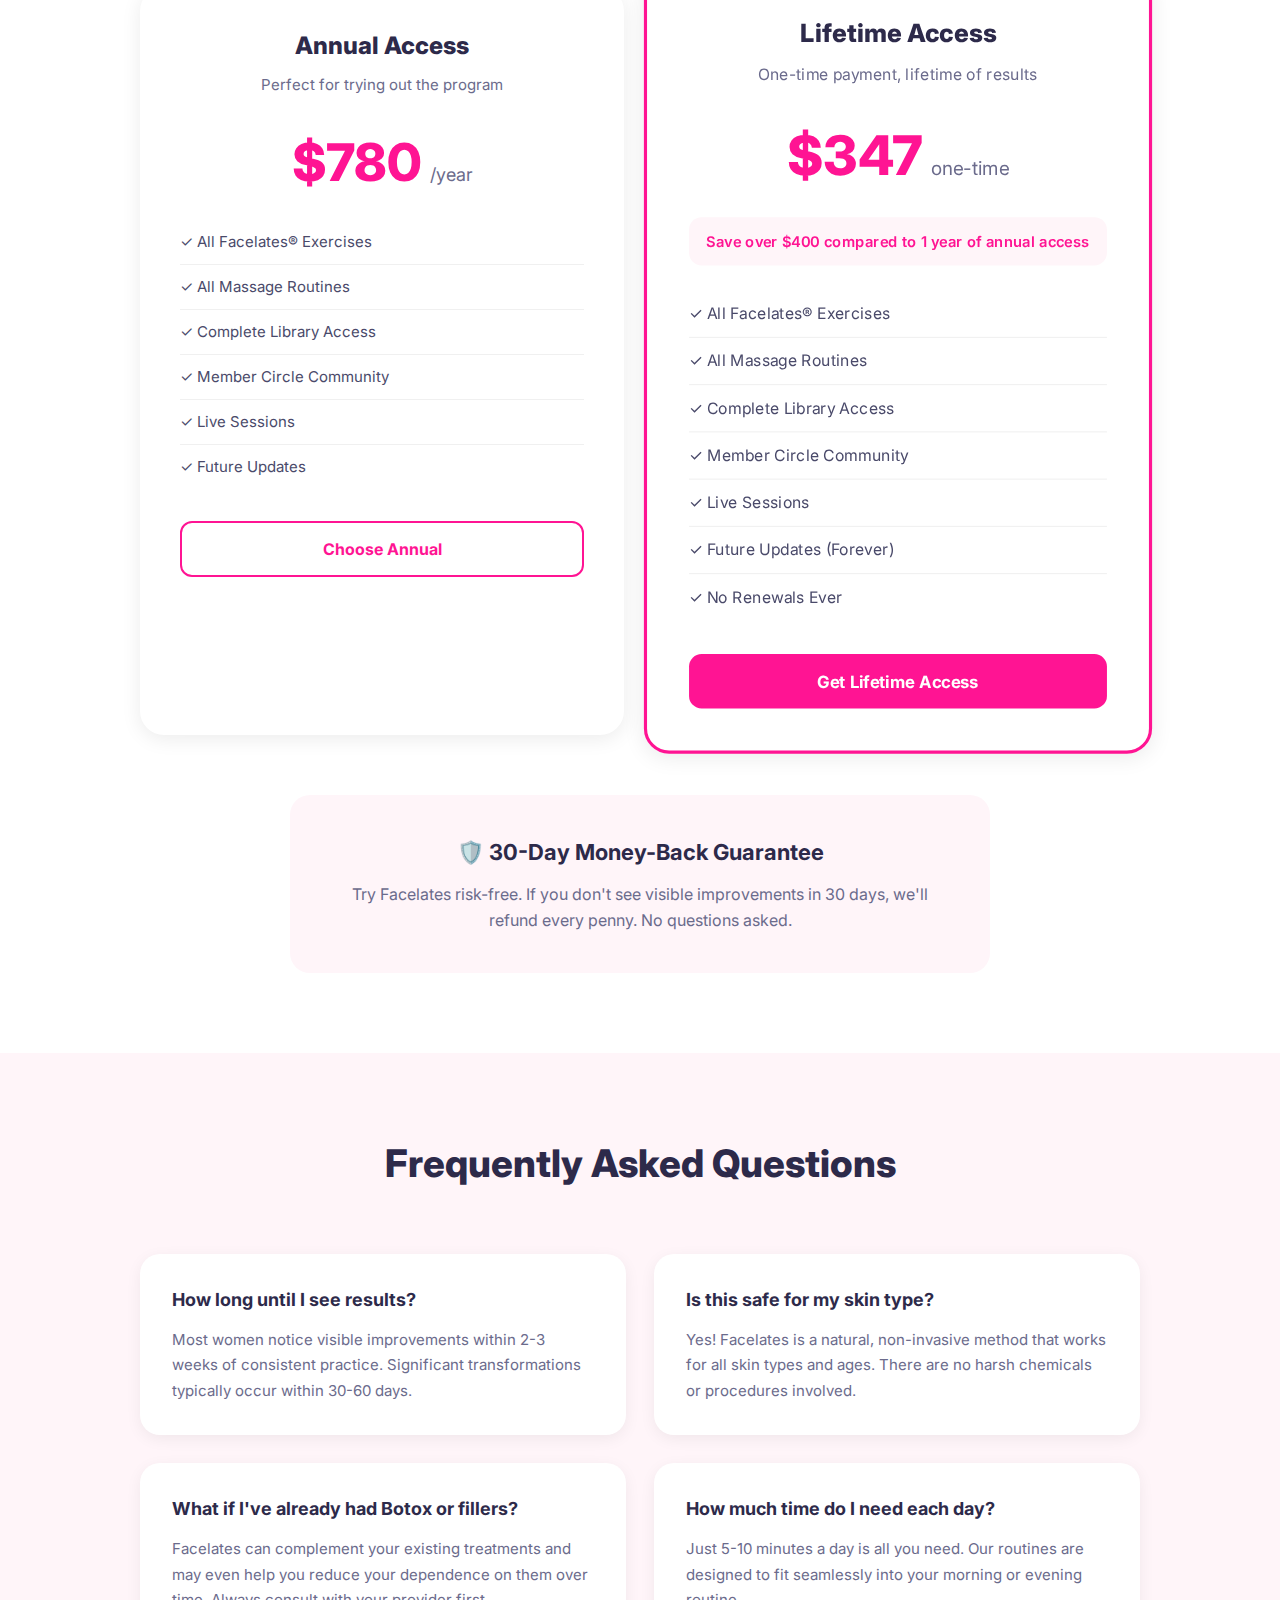
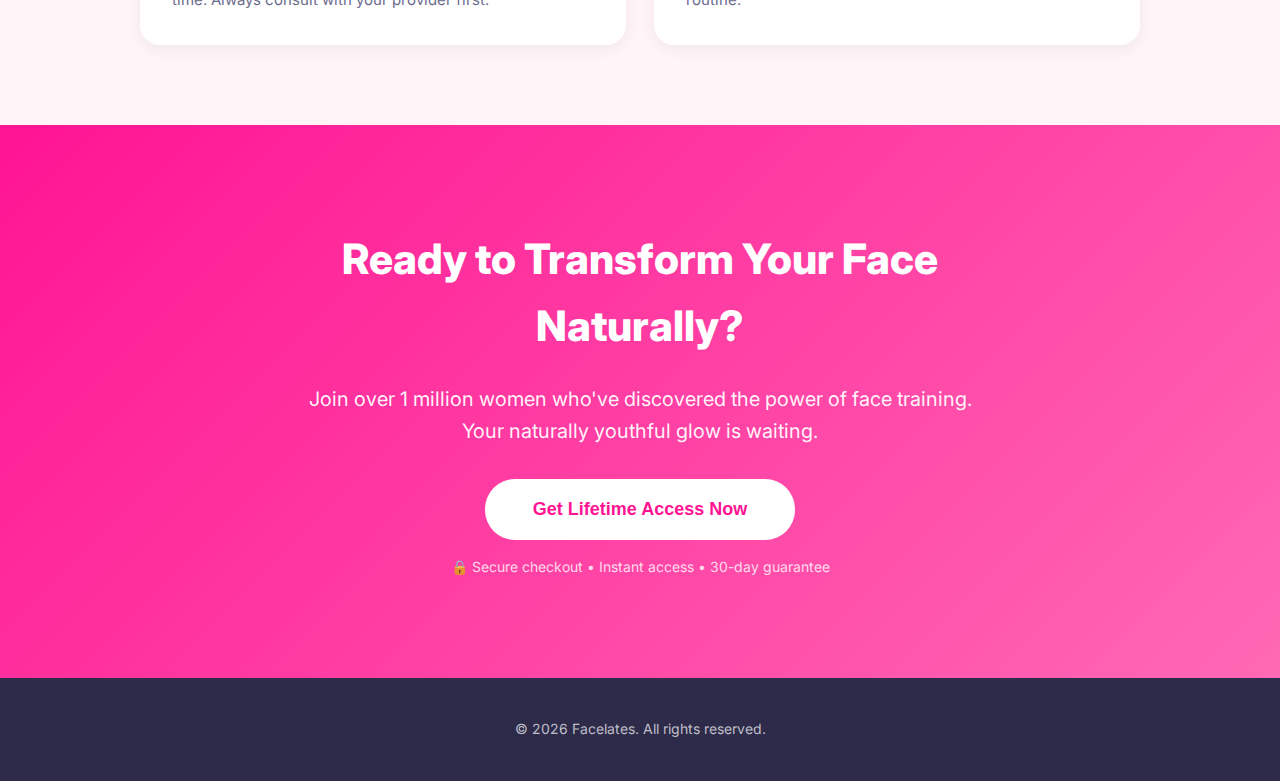
<file: facelates/sales-page/index.html>
<!DOCTYPE html>
<html lang="en">
<head>
    <meta charset="UTF-8">
    <meta name="viewport" content="width=device-width, initial-scale=1.0">
    <title>Facelates® Timeless Beauty - Lifetime Access</title>
    <link rel="stylesheet" href="style.css">
    <link rel="preconnect" href="https://fonts.googleapis.com">
    <link rel="preconnect" href="https://fonts.gstatic.com" crossorigin>
    <link href="https://fonts.googleapis.com/css2?family=Inter:wght@400;500;600;700;800&display=swap" rel="stylesheet">
</head>
<body>
    <!-- Navigation -->
    <nav class="nav">
        <div class="nav-container">
            <div class="nav-logo">FACELATES®</div>
        </div>
    </nav>

    <!-- Hero -->
    <section class="hero">
        <div class="container">
            <div class="hero-content">
                <h1 class="hero-title">The Complete Face Training System for Timeless Beauty</h1>
                <p class="hero-subtitle">Lifetime access to guided exercises, massage techniques, and a supportive community—everything you need to naturally lift, tone, and sculpt your face.</p>
            </div>
        </div>
    </section>

    <!-- Problem -->
    <section class="section">
        <div class="container">
            <div class="content-card">
                <h2 class="section-title">You've Tried Everything, Haven't You?</h2>
                <p class="section-text">The expensive creams that promised miracles. The painful injections that left you looking frozen. The endless routines that delivered nothing but disappointment.</p>
                <p class="section-text">And the worst part? You're watching the years add up in the mirror. The sagging around your jawline. The fine lines that multiply overnight. The puffiness that makes you look tired even when you're not.</p>
                <p class="section-text"><strong>What if there was a better way?</strong></p>
            </div>
        </div>
    </section>

    <!-- Founder Story -->
    <section class="section section-alt">
        <div class="container">
            <div class="founder-section">
                <div class="founder-image-placeholder">
                    <p>Trinh Georg Portrait</p>
                </div>
                <div class="founder-content">
                    <h2 class="section-title">From Lost to Lifted</h2>
                    <p class="section-text">After both of my pregnancies, I struggled with postpartum depression and watched my face lose its tone and vitality. I tried every cream on the market. Nothing worked.</p>
                    <p class="section-text">Then I had a realization that changed everything: <strong>If I could get my body back with exercise, why couldn't I do the same for my face?</strong></p>
                    <p class="section-text">Your face has over 40 muscles. When these muscles weaken, your skin loses support, leading to sagging and wrinkles. That's when I created Facelates—a face training system that's now helped over 1 million women.</p>
                </div>
            </div>
        </div>
    </section>

    <!-- What's Included -->
    <section class="section">
        <div class="container">
            <div class="section-header">
                <h2 class="section-title-center">What's Inside the Timeless Beauty Program</h2>
                <p class="section-subtitle">Everything you need to transform your face naturally</p>
            </div>

            <div class="features-grid">
                <div class="feature-card">
                    <div class="feature-icon">💪</div>
                    <h3 class="feature-title">Facelates® Exercises</h3>
                    <p class="feature-text">Guided, targeted practices to lift, tone, and strengthen your facial muscles. Each routine focuses on specific areas to enhance natural contours and reduce sagging.</p>
                </div>
                <div class="feature-card">
                    <div class="feature-icon">✨</div>
                    <h3 class="feature-title">Facelates® Massage</h3>
                    <p class="feature-text">Calming massage routines designed to ease tension, improve circulation, and support natural lift. Reduce puffiness and reveal a sculpted, glowing complexion.</p>
                </div>
                <div class="feature-card">
                    <div class="feature-icon">📚</div>
                    <h3 class="feature-title">Facelates® Library</h3>
                    <p class="feature-text">Tips, best practices, and FAQs to help you practice safely and effectively. Perfect for beginners or anyone refining their routine.</p>
                </div>
                <div class="feature-card">
                    <div class="feature-icon">👥</div>
                    <h3 class="feature-title">Member Circle</h3>
                    <p class="feature-text">A supportive community where you'll learn from others, ask questions, share results, and connect with like-minded women on the same journey.</p>
                </div>
                <div class="feature-card">
                    <div class="feature-icon">🎥</div>
                    <h3 class="feature-title">Live Sessions</h3>
                    <p class="feature-text">Connect with me and the community, learn new exercises, get tips for better results, and discover advanced techniques.</p>
                </div>
                <div class="feature-card">
                    <div class="feature-icon">🔄</div>
                    <h3 class="feature-title">Future Updates</h3>
                    <p class="feature-text">New routines, updates, and enhancements added regularly. You'll always have fresh exercises and tools to continue your journey.</p>
                </div>
            </div>
        </div>
    </section>

    <!-- Testimonials -->
    <section class="section section-alt">
        <div class="container">
            <div class="section-header">
                <h2 class="section-title-center">Real Women, Real Results</h2>
            </div>

            <div class="testimonials-grid">
                <div class="testimonial-card">
                    <p class="testimonial-text">"Love you, Trinh! ❤️ I'm 45, your exercises have transformed my face!"</p>
                    <p class="testimonial-author">— Tina N.</p>
                </div>
                <div class="testimonial-card">
                    <p class="testimonial-text">"I didn't have cheekbones...but after a month, they started to show"</p>
                    <p class="testimonial-author">— Johanna M.</p>
                </div>
                <div class="testimonial-card">
                    <p class="testimonial-text">"My jaw is becoming more defined, overall looking better than before and feeling good too!❤️"</p>
                    <p class="testimonial-author">— Velvet B.</p>
                </div>
            </div>
        </div>
    </section>

    <!-- Pricing -->
    <section class="section">
        <div class="container">
            <div class="pricing-section">
                <h2 class="section-title-center">Choose Your Access</h2>
                
                <div class="pricing-grid">
                    <!-- Annual Option -->
                    <div class="pricing-card">
                        <div class="pricing-header">
                            <h3 class="pricing-plan">Annual Access</h3>
                            <p class="pricing-description">Perfect for trying out the program</p>
                        </div>
                        <div class="pricing-price">
                            <span class="price-amount">$780</span>
                            <span class="price-period">/year</span>
                        </div>
                        <ul class="pricing-features">
                            <li>✓ All Facelates® Exercises</li>
                            <li>✓ All Massage Routines</li>
                            <li>✓ Complete Library Access</li>
                            <li>✓ Member Circle Community</li>
                            <li>✓ Live Sessions</li>
                            <li>✓ Future Updates</li>
                        </ul>
                        <button class="pricing-button pricing-button-secondary">Choose Annual</button>
                    </div>

                    <!-- Lifetime Option (Recommended) -->
                    <div class="pricing-card pricing-card-featured">
                        <div class="pricing-badge">Best Value</div>
                        <div class="pricing-header">
                            <h3 class="pricing-plan">Lifetime Access</h3>
                            <p class="pricing-description">One-time payment, lifetime of results</p>
                        </div>
                        <div class="pricing-price">
                            <span class="price-amount">$347</span>
                            <span class="price-period">one-time</span>
                        </div>
                        <div class="pricing-savings">
                            <p>Save over $400 compared to 1 year of annual access</p>
                        </div>
                        <ul class="pricing-features">
                            <li>✓ All Facelates® Exercises</li>
                            <li>✓ All Massage Routines</li>
                            <li>✓ Complete Library Access</li>
                            <li>✓ Member Circle Community</li>
                            <li>✓ Live Sessions</li>
                            <li>✓ Future Updates (Forever)</li>
                            <li>✓ No Renewals Ever</li>
                        </ul>
                        <button class="pricing-button pricing-button-primary">Get Lifetime Access</button>
                    </div>
                </div>

                <div class="guarantee">
                    <h3 class="guarantee-title">🛡️ 30-Day Money-Back Guarantee</h3>
                    <p class="guarantee-text">Try Facelates risk-free. If you don't see visible improvements in 30 days, we'll refund every penny. No questions asked.</p>
                </div>
            </div>
        </div>
    </section>

    <!-- FAQ -->
    <section class="section section-alt">
        <div class="container">
            <div class="section-header">
                <h2 class="section-title-center">Frequently Asked Questions</h2>
            </div>

            <div class="faq-grid">
                <div class="faq-card">
                    <h3 class="faq-question">How long until I see results?</h3>
                    <p class="faq-answer">Most women notice visible improvements within 2-3 weeks of consistent practice. Significant transformations typically occur within 30-60 days.</p>
                </div>
                <div class="faq-card">
                    <h3 class="faq-question">Is this safe for my skin type?</h3>
                    <p class="faq-answer">Yes! Facelates is a natural, non-invasive method that works for all skin types and ages. There are no harsh chemicals or procedures involved.</p>
                </div>
                <div class="faq-card">
                    <h3 class="faq-question">What if I've already had Botox or fillers?</h3>
                    <p class="faq-answer">Facelates can complement your existing treatments and may even help you reduce your dependence on them over time. Always consult with your provider first.</p>
                </div>
                <div class="faq-card">
                    <h3 class="faq-question">How much time do I need each day?</h3>
                    <p class="faq-answer">Just 5-10 minutes a day is all you need. Our routines are designed to fit seamlessly into your morning or evening routine.</p>
                </div>
            </div>
        </div>
    </section>

    <!-- Final CTA -->
    <section class="section section-cta">
        <div class="container">
            <div class="cta-content">
                <h2 class="cta-title">Ready to Transform Your Face Naturally?</h2>
                <p class="cta-text">Join over 1 million women who've discovered the power of face training. Your naturally youthful glow is waiting.</p>
                <button class="btn btn-primary btn-large">Get Lifetime Access Now</button>
                <p class="cta-subtext">🔒 Secure checkout • Instant access • 30-day guarantee</p>
            </div>
        </div>
    </section>

    <!-- Footer -->
    <footer class="footer">
        <div class="container">
            <p class="footer-text">© 2026 Facelates. All rights reserved.</p>
        </div>
    </footer>
</body>
</html>
</file>
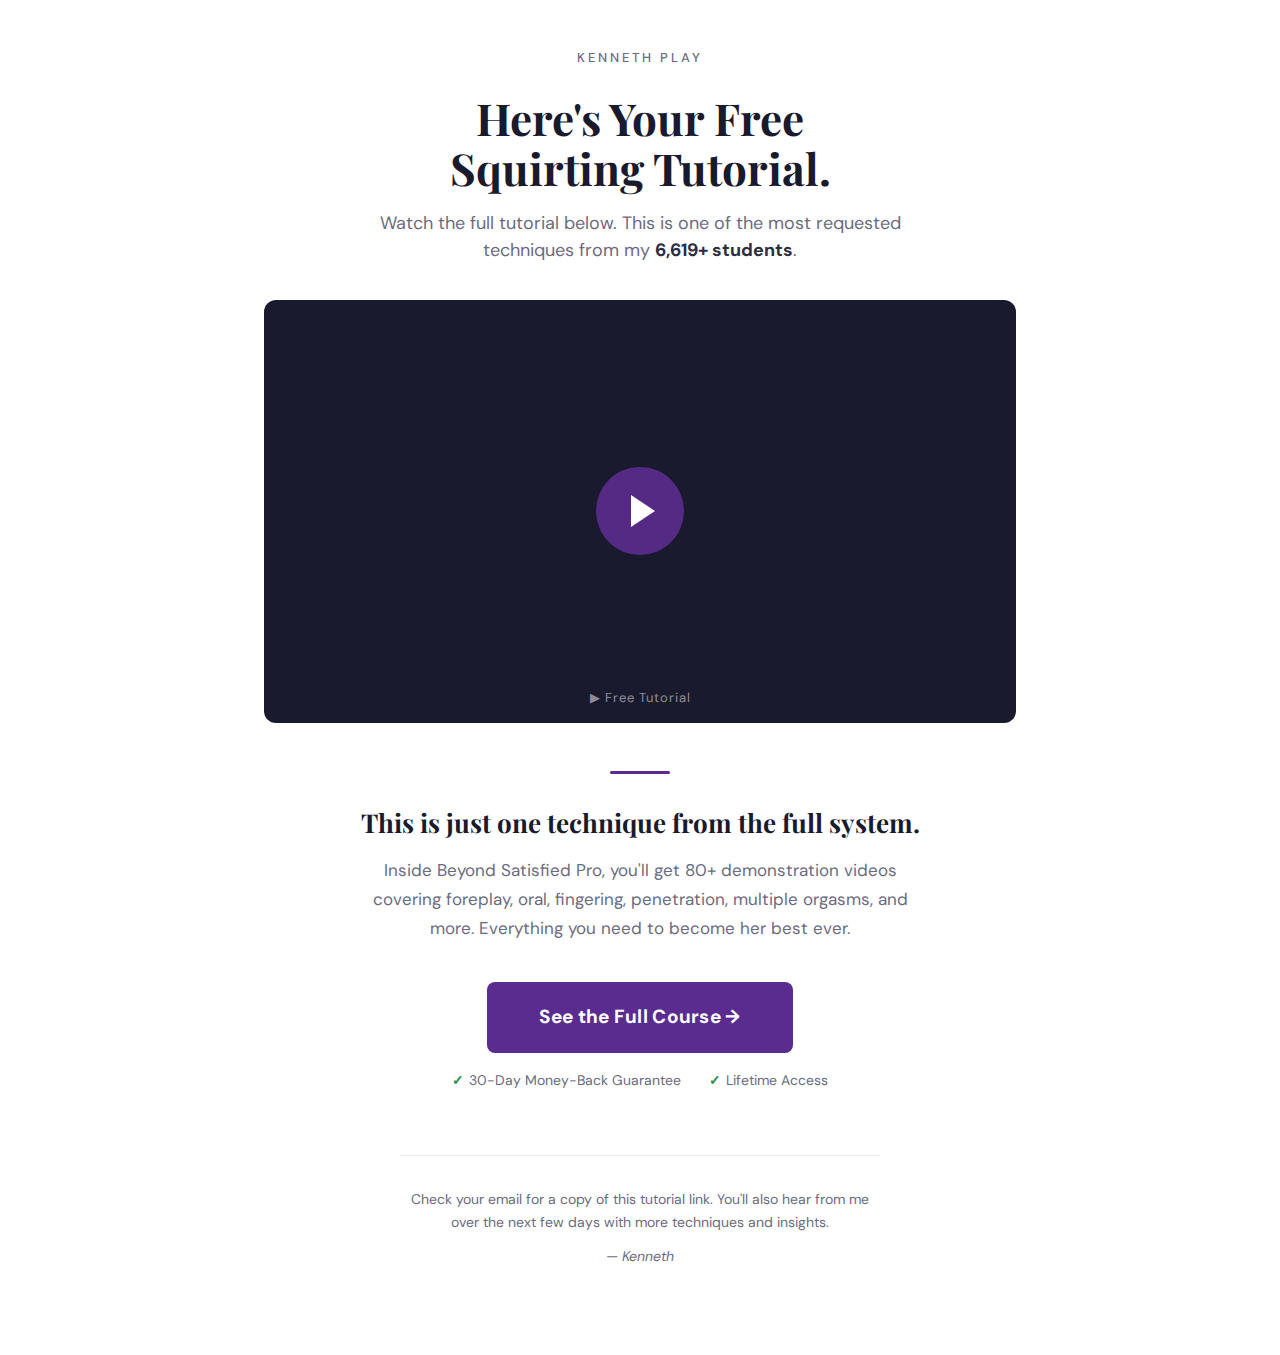
<file: kennethplay/bridge.html>
<!DOCTYPE html>
<html lang="en">
<head>
<meta charset="UTF-8">
<meta name="viewport" content="width=device-width, initial-scale=1.0">
<title>Your Free Squirting Tutorial — Kenneth Play</title>
<link href="https://fonts.googleapis.com/css2?family=DM+Sans:ital,wght@0,400;0,500;0,700&family=Playfair+Display:ital,wght@0,600;0,700;1,600&display=swap" rel="stylesheet">
<style>
:root {
  --purple: #5B2C8F;
  --purple-light: #7B4DB5;
  --purple-bg: #F8F4FC;
  --dark: #1A1A2E;
  --text: #2D2D3F;
  --text-light: #6B6B80;
  --white: #FFFFFF;
  --off-white: #FAFAFA;
  --border: #E8E8EE;
  --green: #2D8F4E;
}

* { margin: 0; padding: 0; box-sizing: border-box; }

body {
  font-family: 'DM Sans', sans-serif;
  color: var(--text);
  background: var(--white);
  line-height: 1.6;
  -webkit-font-smoothing: antialiased;
}

/* ═══════════════════════════════════════ */
/* MAIN LAYOUT                             */
/* ═══════════════════════════════════════ */
.bridge-page {
  max-width: 800px;
  margin: 0 auto;
  padding: 48px 24px 80px;
  text-align: center;
}

/* ═══════════════════════════════════════ */
/* HEADER                                  */
/* ═══════════════════════════════════════ */
.bridge-header {
  margin-bottom: 36px;
}

.bridge-header .kenneth-name {
  font-size: 13px;
  text-transform: uppercase;
  letter-spacing: 3px;
  color: var(--text-light);
  font-weight: 500;
  margin-bottom: 24px;
}

.bridge-header h1 {
  font-family: 'Playfair Display', serif;
  font-size: 44px;
  font-weight: 700;
  color: var(--dark);
  line-height: 1.15;
  margin-bottom: 16px;
}

.bridge-header .subheadline {
  font-size: 18px;
  color: var(--text-light);
  max-width: 560px;
  margin: 0 auto;
  line-height: 1.5;
}

.bridge-header .subheadline strong {
  color: var(--text);
}

/* ═══════════════════════════════════════ */
/* VIDEO                                   */
/* ═══════════════════════════════════════ */
.video-container {
  width: 100%;
  aspect-ratio: 16/9;
  background: #1a1a2e;
  border-radius: 12px;
  display: flex;
  align-items: center;
  justify-content: center;
  position: relative;
  overflow: hidden;
  margin-bottom: 48px;
}

.play-btn {
  width: 88px;
  height: 88px;
  background: rgba(91, 44, 143, 0.9);
  border-radius: 50%;
  display: flex;
  align-items: center;
  justify-content: center;
  cursor: pointer;
}

.play-btn::after {
  content: '';
  width: 0;
  height: 0;
  border-left: 24px solid white;
  border-top: 16px solid transparent;
  border-bottom: 16px solid transparent;
  margin-left: 5px;
}

.video-label {
  position: absolute;
  bottom: 14px;
  left: 50%;
  transform: translateX(-50%);
  color: rgba(255,255,255,0.5);
  font-size: 13px;
  letter-spacing: 1px;
}

/* ═══════════════════════════════════════ */
/* TRANSITION                              */
/* ═══════════════════════════════════════ */
.transition {
  max-width: 560px;
  margin: 0 auto 40px;
}

.transition .divider {
  width: 60px;
  height: 3px;
  background: var(--purple);
  border-radius: 2px;
  margin: 0 auto 32px;
}

.transition h2 {
  font-family: 'Playfair Display', serif;
  font-size: 26px;
  font-weight: 700;
  color: var(--dark);
  margin-bottom: 16px;
  line-height: 1.3;
}

.transition p {
  font-size: 17px;
  color: var(--text-light);
  line-height: 1.7;
  margin-bottom: 32px;
}

/* ═══════════════════════════════════════ */
/* CTA                                     */
/* ═══════════════════════════════════════ */
.cta-btn {
  display: inline-block;
  background: var(--purple);
  color: var(--white);
  font-size: 19px;
  font-weight: 700;
  padding: 20px 52px;
  border-radius: 8px;
  text-decoration: none;
  letter-spacing: 0.3px;
  border: none;
  cursor: pointer;
}

.cta-btn:hover {
  background: var(--purple-light);
}

.trust-line {
  margin-top: 16px;
  font-size: 14px;
  color: var(--text-light);
}

.trust-line span::before {
  content: '✓';
  color: var(--green);
  font-weight: 700;
  margin-right: 5px;
}

.trust-line span {
  margin: 0 12px;
}

/* ═══════════════════════════════════════ */
/* FOOTER NOTE                             */
/* ═══════════════════════════════════════ */
.bridge-footer {
  margin-top: 64px;
  padding-top: 32px;
  border-top: 1px solid var(--border);
  max-width: 480px;
  margin-left: auto;
  margin-right: auto;
}

.bridge-footer p {
  font-size: 14px;
  color: var(--text-light);
  line-height: 1.6;
  margin-bottom: 8px;
}

.bridge-footer .sig {
  font-size: 14px;
  color: var(--text-light);
  font-style: italic;
  margin-top: 12px;
}

/* ═══════════════════════════════════════ */
/* RESPONSIVE                              */
/* ═══════════════════════════════════════ */
@media (max-width: 640px) {
  .bridge-header h1 { font-size: 32px; }
  .transition h2 { font-size: 22px; }
  .cta-btn { display: block; padding: 18px 24px; }
  .trust-line span { display: block; margin: 4px 0; }
}
</style>
</head>
<body>

<div class="bridge-page">

  <!-- Header -->
  <div class="bridge-header">
    <div class="kenneth-name">Kenneth Play</div>
    <h1>Here's Your Free<br>Squirting Tutorial.</h1>
    <p class="subheadline">Watch the full tutorial below. This is one of the most requested techniques from my <strong>6,619+ students</strong>.</p>
  </div>

  <!-- Tutorial Video -->
  <div class="video-container">
    <div class="play-btn"></div>
    <span class="video-label">▶ Free Tutorial</span>
  </div>

  <!-- Transition -->
  <div class="transition">
    <div class="divider"></div>
    <h2>This is just one technique from the full system.</h2>
    <p>Inside Beyond Satisfied Pro, you'll get 80+ demonstration videos covering foreplay, oral, fingering, penetration, multiple orgasms, and more. Everything you need to become her best ever.</p>
  </div>

  <!-- CTA -->
  <a href="#" class="cta-btn">See the Full Course →</a>

  <div class="trust-line">
    <span>30-Day Money-Back Guarantee</span>
    <span>Lifetime Access</span>
  </div>

  <!-- Footer -->
  <div class="bridge-footer">
    <p>Check your email for a copy of this tutorial link. You'll also hear from me over the next few days with more techniques and insights.</p>
    <p class="sig">— Kenneth</p>
  </div>

</div>

</body>
</html>
</file>
<file: facelates/opt-in/style.css>
/* Reset */
* {
    margin: 0;
    padding: 0;
    box-sizing: border-box;
}

body {
    font-family: 'Inter', -apple-system, BlinkMacSystemFont, 'Segoe UI', sans-serif;
    line-height: 1.6;
    color: #2D2A4A;
    background: #F8F7FF;
}

/* Page Layout */
.page-wrapper {
    display: grid;
    grid-template-columns: 1fr 1fr;
    min-height: 100vh;
}

/* Main Content */
.main-content {
    display: flex;
    align-items: center;
    justify-content: center;
    padding: 60px 40px;
    background: white;
}

.content-container {
    max-width: 540px;
    width: 100%;
}

/* Logo */
.logo {
    font-size: 24px;
    font-weight: 800;
    color: #FF1493;
    letter-spacing: 0.5px;
    margin-bottom: 40px;
}

/* Headline */
.headline {
    font-size: 42px;
    font-weight: 800;
    line-height: 1.15;
    color: #2D2A4A;
    margin-bottom: 20px;
}

.subheadline {
    font-size: 18px;
    line-height: 1.6;
    color: #6B6B8C;
    margin-bottom: 40px;
}

/* Benefits */
.benefits {
    margin-bottom: 40px;
}

.benefit {
    display: flex;
    align-items: flex-start;
    gap: 16px;
    margin-bottom: 20px;
}

.benefit-icon {
    font-size: 24px;
    flex-shrink: 0;
}

.benefit-text {
    font-size: 16px;
    line-height: 1.6;
    color: #4A4A6A;
}

.benefit-text strong {
    color: #FF1493;
    font-weight: 700;
}

/* Form */
.opt-in-form {
    background: #F8F7FF;
    padding: 32px;
    border-radius: 16px;
    margin-bottom: 24px;
}

.form-input {
    width: 100%;
    padding: 16px 20px;
    border: 2px solid #E0E0E0;
    border-radius: 12px;
    font-size: 16px;
    margin-bottom: 16px;
    font-family: 'Inter', sans-serif;
    transition: border-color 0.3s ease;
}

.form-input:focus {
    outline: none;
    border-color: #FF1493;
}

.form-button {
    width: 100%;
    padding: 18px;
    background: #FF1493;
    color: white;
    border: none;
    border-radius: 12px;
    font-size: 18px;
    font-weight: 700;
    cursor: pointer;
    transition: all 0.3s ease;
    font-family: 'Inter', sans-serif;
}

.form-button:hover {
    background: #E01080;
    transform: translateY(-2px);
    box-shadow: 0 8px 20px rgba(255, 20, 147, 0.3);
}

.form-disclaimer {
    font-size: 13px;
    color: #9B9BB8;
    text-align: center;
    margin-top: 16px;
    line-height: 1.5;
}

/* Trust */
.trust {
    text-align: center;
}

.trust-text {
    font-size: 14px;
    color: #6B6B8C;
}

/* Sidebar */
.sidebar {
    background: linear-gradient(135deg, #FFE5F0 0%, #FFD0E5 100%);
    padding: 60px 40px;
    display: flex;
    align-items: center;
    justify-content: center;
}

.sidebar-content {
    max-width: 400px;
}

.sidebar-image-placeholder {
    background: white;
    border-radius: 20px;
    padding: 60px 40px;
    text-align: center;
    color: #FF1493;
    font-weight: 600;
    margin-bottom: 32px;
    min-height: 300px;
    display: flex;
    align-items: center;
    justify-content: center;
}

/* Testimonials */
.testimonial-box {
    background: white;
    padding: 24px;
    border-radius: 16px;
    margin-bottom: 20px;
    box-shadow: 0 4px 12px rgba(0, 0, 0, 0.08);
}

.testimonial-quote {
    font-size: 15px;
    line-height: 1.6;
    color: #4A4A6A;
    font-style: italic;
    margin-bottom: 12px;
}

.testimonial-author {
    font-size: 14px;
    font-weight: 600;
    color: #FF1493;
}

/* Responsive */
@media (max-width: 968px) {
    .page-wrapper {
        grid-template-columns: 1fr;
    }

    .sidebar {
        display: none;
    }

    .headline {
        font-size: 36px;
    }

    .main-content {
        padding: 40px 24px;
    }
}

@media (max-width: 640px) {
    .headline {
        font-size: 32px;
    }

    .subheadline {
        font-size: 16px;
    }

    .opt-in-form {
        padding: 24px;
    }
}
</file>
<file: facelates/sales-page/style.css>
/* Reset */
* {
    margin: 0;
    padding: 0;
    box-sizing: border-box;
}

body {
    font-family: 'Inter', -apple-system, BlinkMacSystemFont, 'Segoe UI', sans-serif;
    line-height: 1.6;
    color: #2D2A4A;
    background: #FFFFFF;
}

.container {
    max-width: 1200px;
    margin: 0 auto;
    padding: 0 24px;
}

/* Navigation */
.nav {
    background: #FFFFFF;
    padding: 20px 0;
    border-bottom: 1px solid #F0F0F0;
}

.nav-container {
    max-width: 1200px;
    margin: 0 auto;
    padding: 0 24px;
}

.nav-logo {
    font-size: 24px;
    font-weight: 800;
    color: #FF1493;
    letter-spacing: 0.5px;
}

/* Hero */
.hero {
    padding: 80px 0;
    background: linear-gradient(180deg, #FFFFFF 0%, #FFF5F9 100%);
    text-align: center;
}

.hero-content {
    max-width: 800px;
    margin: 0 auto;
}

.hero-title {
    font-size: 52px;
    font-weight: 800;
    line-height: 1.15;
    color: #2D2A4A;
    margin-bottom: 24px;
}

.hero-subtitle {
    font-size: 20px;
    line-height: 1.6;
    color: #6B6B8C;
}

/* Sections */
.section {
    padding: 80px 0;
}

.section-alt {
    background: #FFF5F9;
}

.section-header {
    text-align: center;
    margin-bottom: 60px;
}

.section-title {
    font-size: 38px;
    font-weight: 800;
    color: #2D2A4A;
    margin-bottom: 16px;
}

.section-title-center {
    font-size: 38px;
    font-weight: 800;
    color: #2D2A4A;
    text-align: center;
    margin-bottom: 16px;
}

.section-subtitle {
    font-size: 18px;
    color: #6B6B8C;
    text-align: center;
}

.section-text {
    font-size: 18px;
    line-height: 1.8;
    color: #4A4A6A;
    margin-bottom: 20px;
}

/* Content Card */
.content-card {
    background: white;
    padding: 60px;
    border-radius: 24px;
    box-shadow: 0 4px 20px rgba(0, 0, 0, 0.06);
    max-width: 900px;
    margin: 0 auto;
}

/* Founder Section */
.founder-section {
    display: grid;
    grid-template-columns: 1fr 1.5fr;
    gap: 60px;
    align-items: center;
}

.founder-image-placeholder {
    background: linear-gradient(135deg, #FFE5F0 0%, #FFD0E5 100%);
    border-radius: 20px;
    padding: 80px 40px;
    text-align: center;
    color: #FF1493;
    font-weight: 600;
    min-height: 400px;
    display: flex;
    align-items: center;
    justify-content: center;
}

/* Features Grid */
.features-grid {
    display: grid;
    grid-template-columns: repeat(3, 1fr);
    gap: 28px;
}

.feature-card {
    background: white;
    padding: 32px 28px;
    border-radius: 20px;
    box-shadow: 0 4px 16px rgba(0, 0, 0, 0.06);
    transition: transform 0.3s ease;
}

.feature-card:hover {
    transform: translateY(-4px);
}

.feature-icon {
    font-size: 36px;
    margin-bottom: 16px;
}

.feature-title {
    font-size: 18px;
    font-weight: 700;
    color: #2D2A4A;
    margin-bottom: 12px;
}

.feature-text {
    font-size: 15px;
    line-height: 1.6;
    color: #6B6B8C;
}

/* Testimonials */
.testimonials-grid {
    display: grid;
    grid-template-columns: repeat(3, 1fr);
    gap: 28px;
    max-width: 1000px;
    margin: 0 auto;
}

.testimonial-card {
    background: white;
    padding: 32px;
    border-radius: 20px;
    box-shadow: 0 4px 16px rgba(0, 0, 0, 0.06);
}

.testimonial-text {
    font-size: 16px;
    line-height: 1.6;
    color: #4A4A6A;
    font-style: italic;
    margin-bottom: 16px;
}

.testimonial-author {
    font-size: 14px;
    font-weight: 600;
    color: #FF1493;
}

/* Pricing */
.pricing-section {
    max-width: 1000px;
    margin: 0 auto;
}

.pricing-grid {
    display: grid;
    grid-template-columns: repeat(2, 1fr);
    gap: 32px;
    margin-bottom: 60px;
}

.pricing-card {
    background: white;
    padding: 40px;
    border-radius: 24px;
    box-shadow: 0 4px 20px rgba(0, 0, 0, 0.08);
    position: relative;
}

.pricing-card-featured {
    border: 3px solid #FF1493;
    transform: scale(1.05);
}

.pricing-badge {
    position: absolute;
    top: -16px;
    left: 50%;
    transform: translateX(-50%);
    background: #FF1493;
    color: white;
    padding: 8px 24px;
    border-radius: 20px;
    font-size: 14px;
    font-weight: 700;
}

.pricing-header {
    text-align: center;
    margin-bottom: 24px;
}

.pricing-plan {
    font-size: 24px;
    font-weight: 800;
    color: #2D2A4A;
    margin-bottom: 8px;
}

.pricing-description {
    font-size: 15px;
    color: #6B6B8C;
}

.pricing-price {
    text-align: center;
    margin-bottom: 16px;
}

.price-amount {
    font-size: 52px;
    font-weight: 800;
    color: #FF1493;
}

.price-period {
    font-size: 18px;
    color: #6B6B8C;
    margin-left: 4px;
}

.pricing-savings {
    background: #FFF5F9;
    padding: 12px;
    border-radius: 12px;
    text-align: center;
    margin-bottom: 24px;
}

.pricing-savings p {
    font-size: 14px;
    color: #FF1493;
    font-weight: 600;
}

.pricing-features {
    list-style: none;
    margin-bottom: 32px;
}

.pricing-features li {
    font-size: 15px;
    color: #4A4A6A;
    padding: 10px 0;
    border-bottom: 1px solid #F0F0F0;
}

.pricing-features li:last-child {
    border-bottom: none;
}

.pricing-button {
    width: 100%;
    padding: 16px;
    border-radius: 12px;
    font-size: 16px;
    font-weight: 700;
    border: none;
    cursor: pointer;
    transition: all 0.3s ease;
    font-family: 'Inter', sans-serif;
}

.pricing-button-primary {
    background: #FF1493;
    color: white;
}

.pricing-button-primary:hover {
    background: #E01080;
    transform: translateY(-2px);
    box-shadow: 0 8px 20px rgba(255, 20, 147, 0.3);
}

.pricing-button-secondary {
    background: transparent;
    color: #FF1493;
    border: 2px solid #FF1493;
}

.pricing-button-secondary:hover {
    background: #FF1493;
    color: white;
}

/* Guarantee */
.guarantee {
    background: #FFF5F9;
    padding: 40px;
    border-radius: 20px;
    text-align: center;
    max-width: 700px;
    margin: 0 auto;
}

.guarantee-title {
    font-size: 22px;
    font-weight: 700;
    color: #2D2A4A;
    margin-bottom: 12px;
}

.guarantee-text {
    font-size: 16px;
    line-height: 1.6;
    color: #6B6B8C;
}

/* FAQ */
.faq-grid {
    display: grid;
    grid-template-columns: repeat(2, 1fr);
    gap: 28px;
    max-width: 1000px;
    margin: 0 auto;
}

.faq-card {
    background: white;
    padding: 32px;
    border-radius: 20px;
    box-shadow: 0 4px 16px rgba(0, 0, 0, 0.06);
}

.faq-question {
    font-size: 18px;
    font-weight: 700;
    color: #2D2A4A;
    margin-bottom: 12px;
}

.faq-answer {
    font-size: 15px;
    line-height: 1.7;
    color: #6B6B8C;
}

/* CTA Section */
.section-cta {
    background: linear-gradient(135deg, #FF1493 0%, #FF69B4 100%);
    padding: 100px 0;
}

.cta-content {
    text-align: center;
    max-width: 700px;
    margin: 0 auto;
}

.cta-title {
    font-size: 42px;
    font-weight: 800;
    color: white;
    margin-bottom: 24px;
}

.cta-text {
    font-size: 20px;
    line-height: 1.6;
    color: rgba(255, 255, 255, 0.95);
    margin-bottom: 32px;
}

.cta-subtext {
    font-size: 14px;
    color: rgba(255, 255, 255, 0.8);
    margin-top: 16px;
}

/* Buttons */
.btn {
    display: inline-block;
    padding: 16px 36px;
    border-radius: 30px;
    font-size: 16px;
    font-weight: 600;
    text-decoration: none;
    transition: all 0.3s ease;
    border: none;
    cursor: pointer;
}

.btn-primary {
    background: white;
    color: #FF1493;
}

.btn-primary:hover {
    background: #F0F0F0;
    transform: translateY(-2px);
    box-shadow: 0 8px 20px rgba(0, 0, 0, 0.2);
}

.btn-large {
    padding: 20px 48px;
    font-size: 18px;
}

/* Footer */
.footer {
    background: #2D2A4A;
    padding: 40px 0;
    text-align: center;
}

.footer-text {
    color: rgba(255, 255, 255, 0.7);
    font-size: 14px;
}

/* Responsive */
@media (max-width: 968px) {
    .hero-title {
        font-size: 40px;
    }

    .founder-section {
        grid-template-columns: 1fr;
        gap: 40px;
    }

    .features-grid,
    .testimonials-grid,
    .pricing-grid,
    .faq-grid {
        grid-template-columns: 1fr;
        gap: 24px;
    }

    .pricing-card-featured {
        transform: scale(1);
    }

    .content-card {
        padding: 40px 32px;
    }
}

@media (max-width: 640px) {
    .hero-title {
        font-size: 32px;
    }

    .section-title,
    .section-title-center {
        font-size: 28px;
    }

    .cta-title {
        font-size: 32px;
    }
}
</file>
